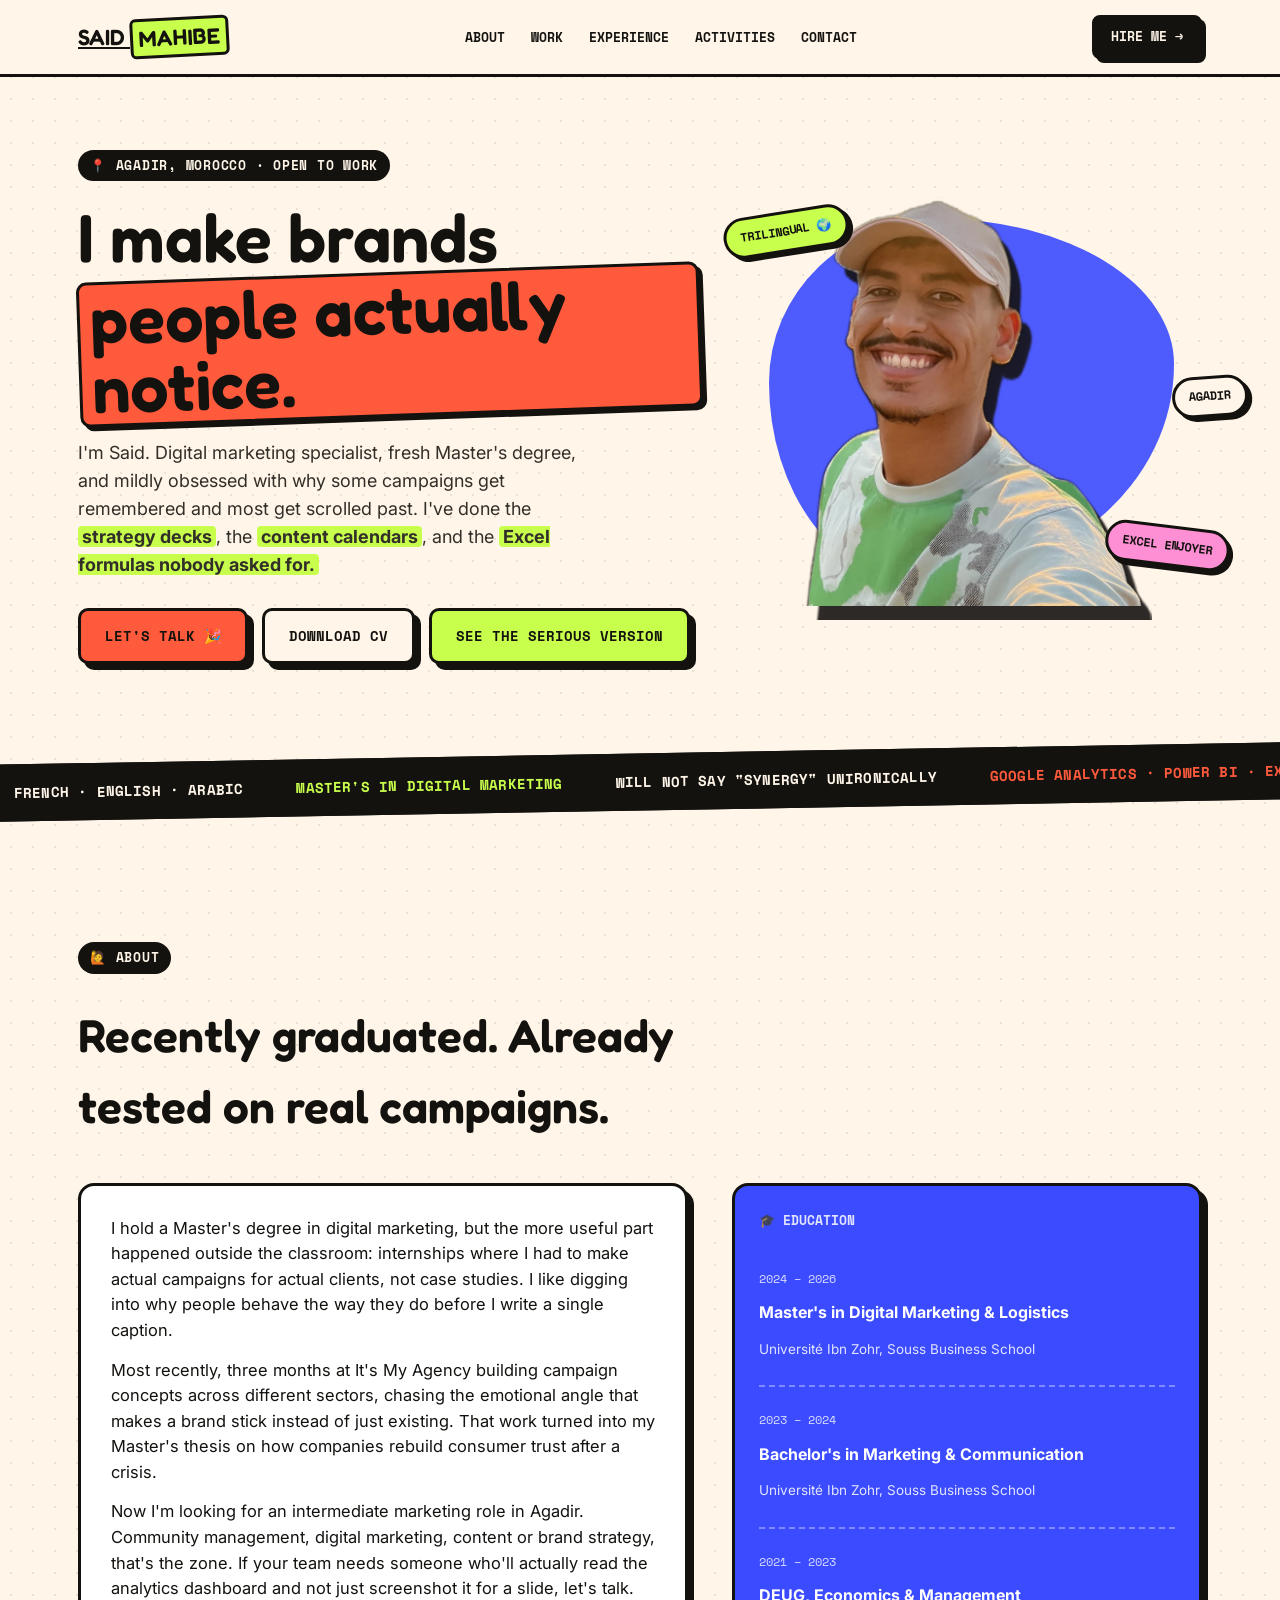
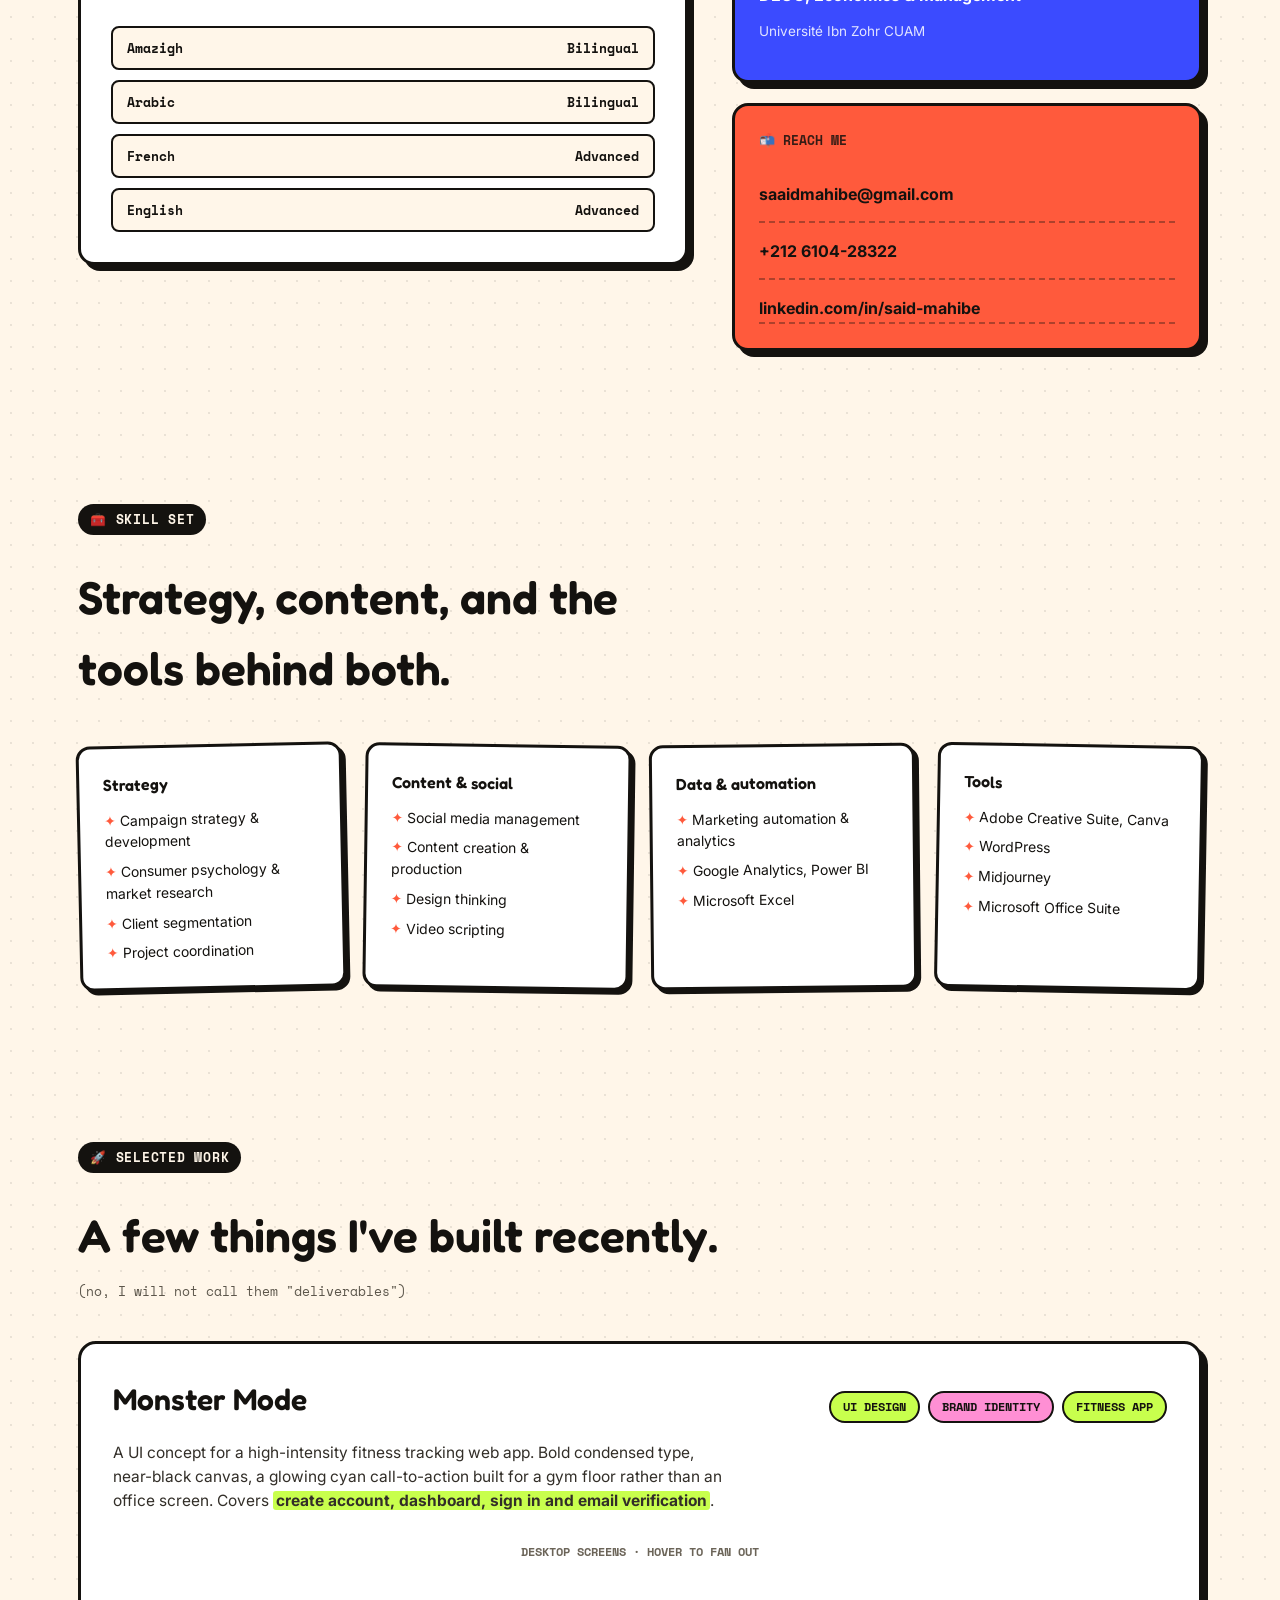
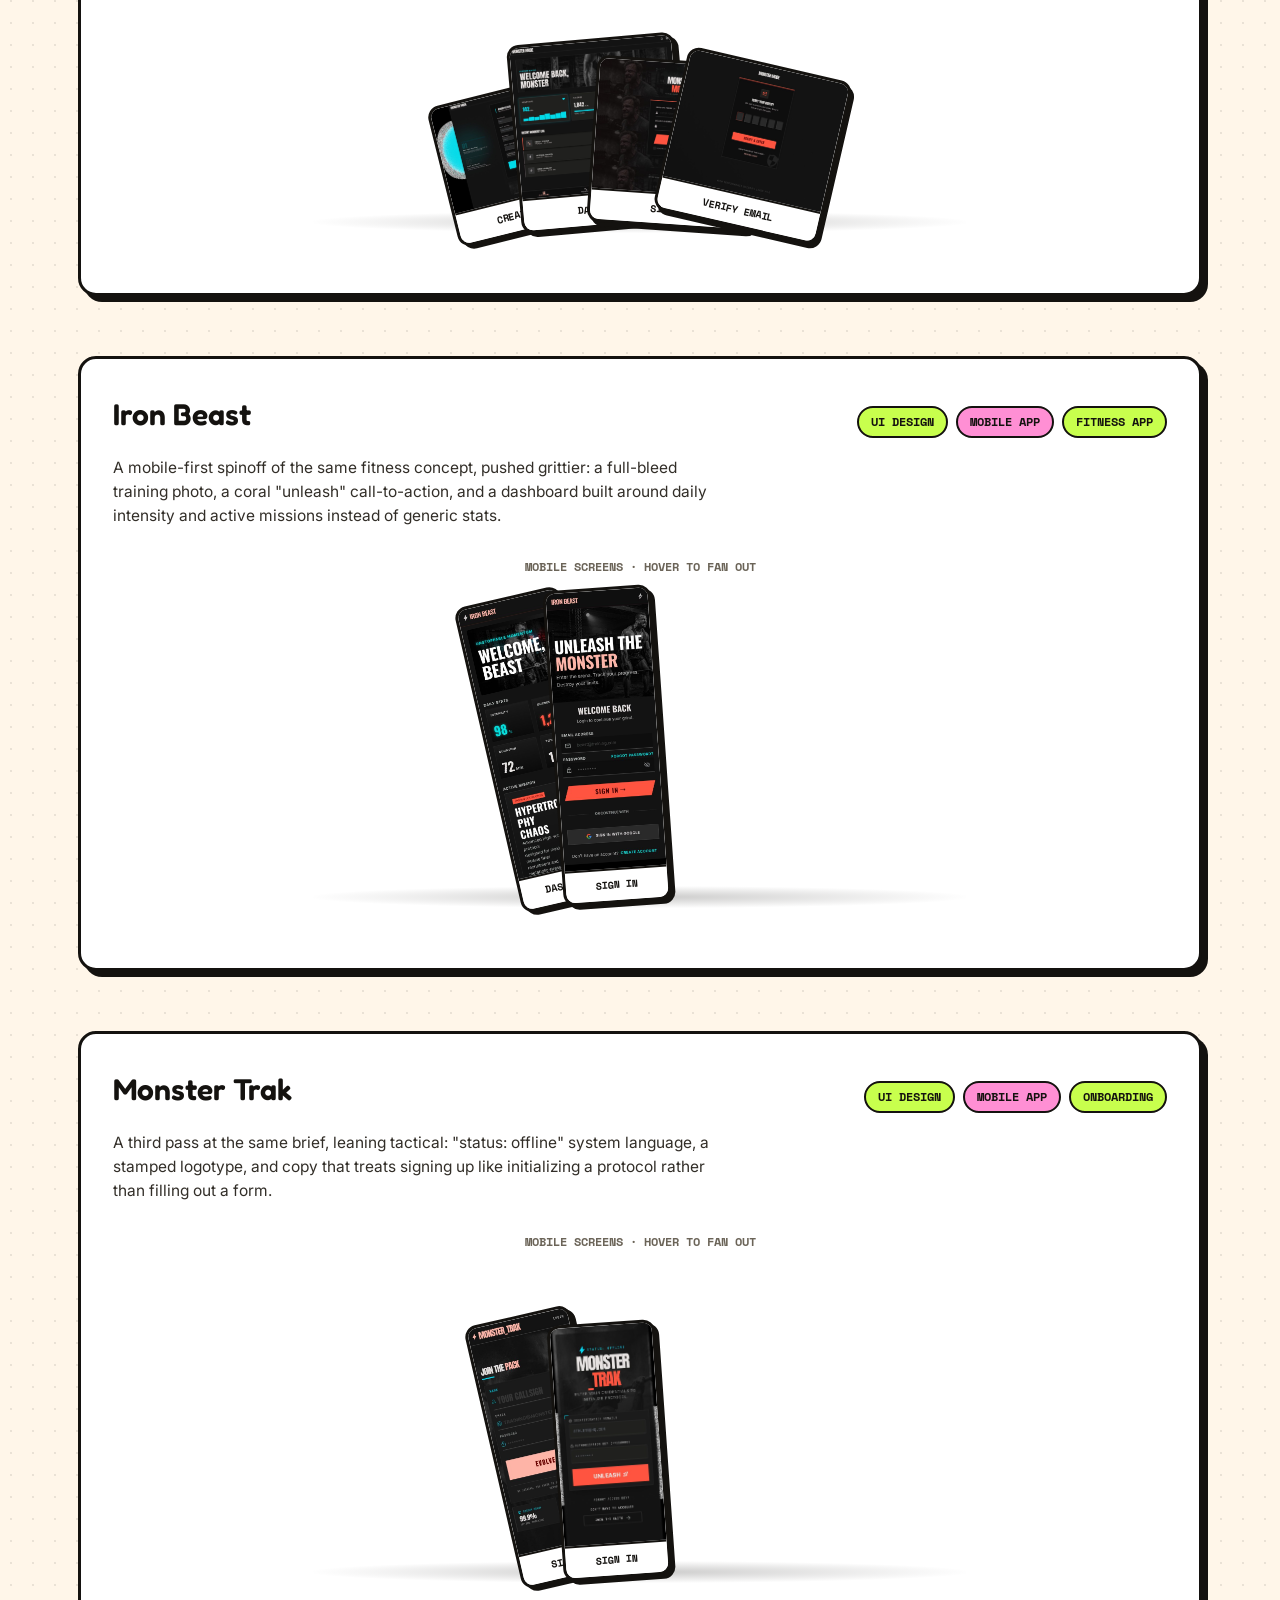
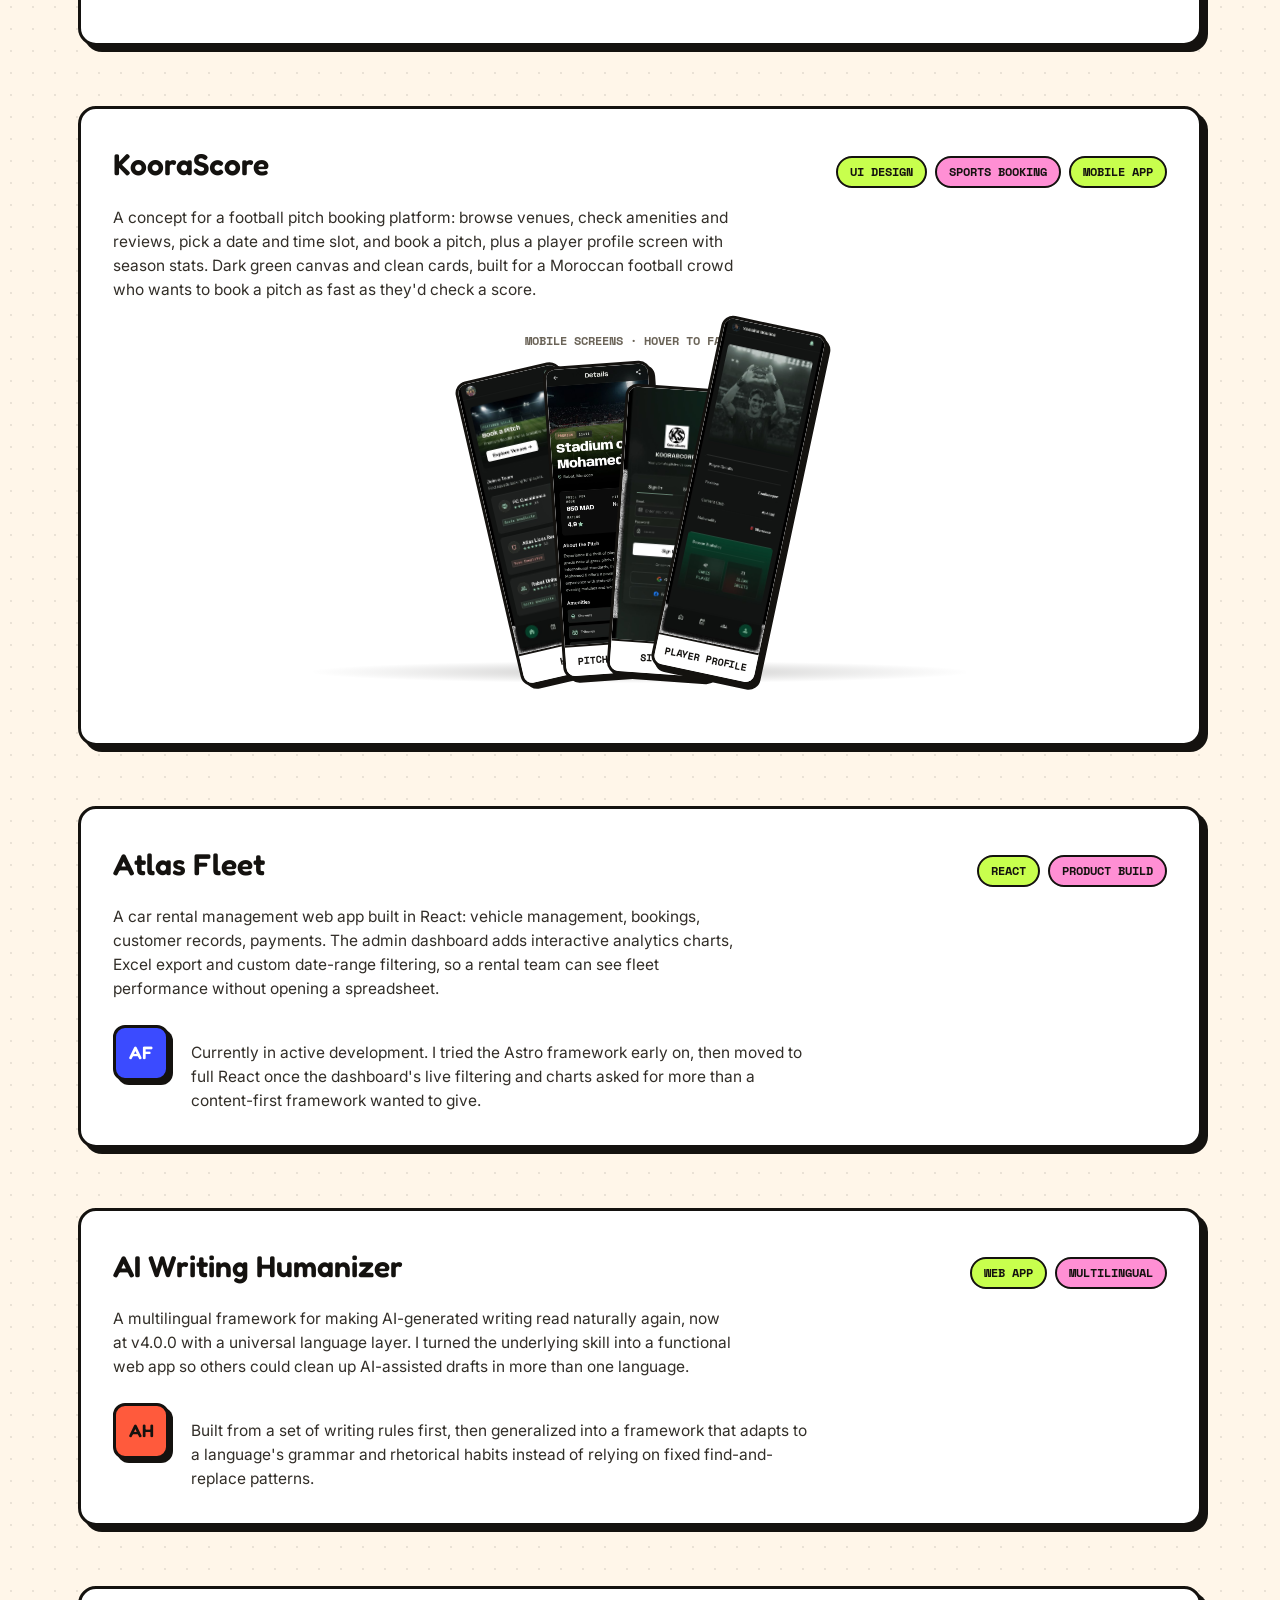
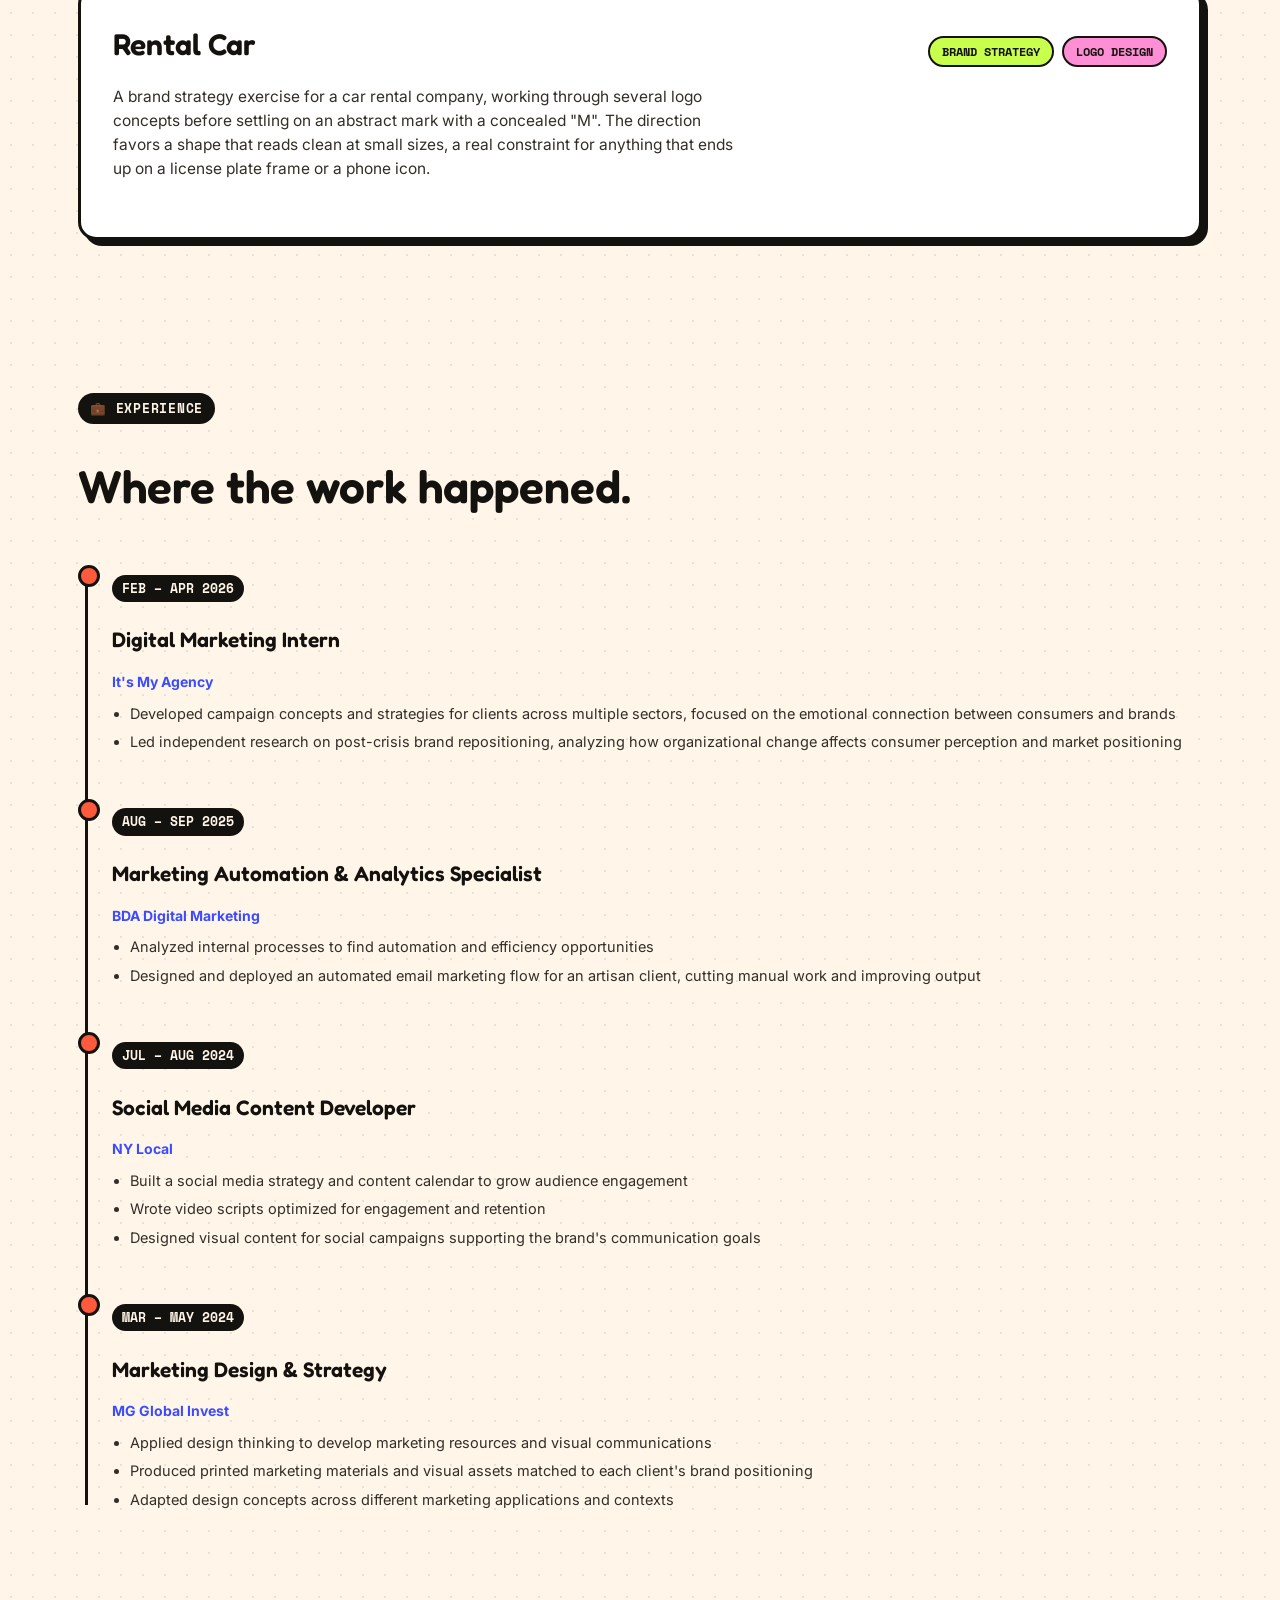
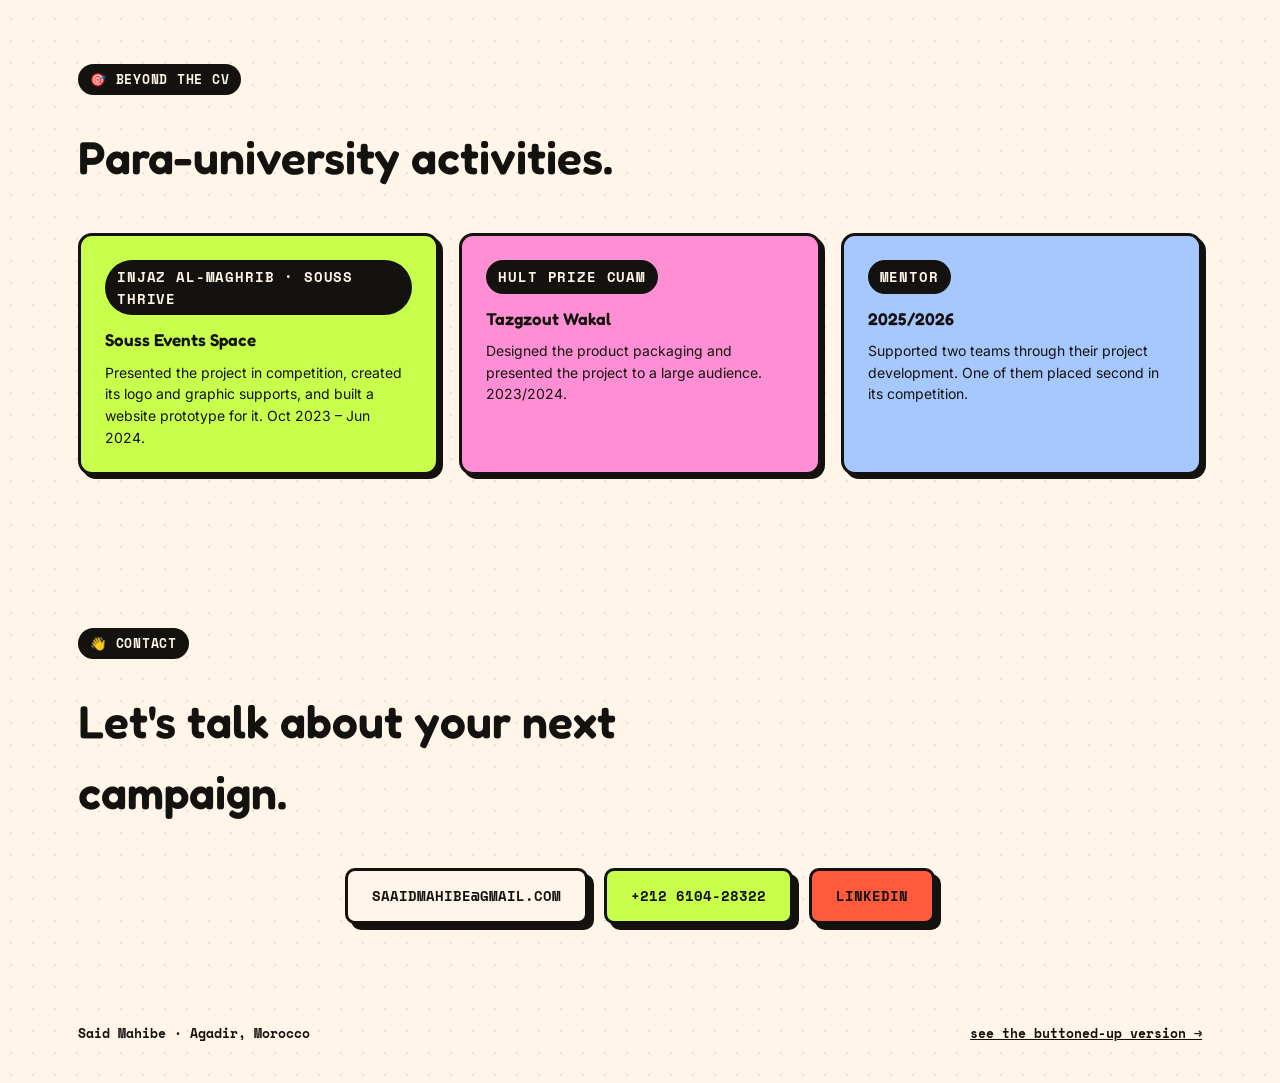
<file: index.html>
<!doctype html>
<html lang="en">
<head>
<meta charset="UTF-8" />
<meta name="viewport" content="width=device-width, initial-scale=1.0" />
<title>Said Mahibe — Marketer. Probably overthinking your CTA button.</title>
<meta name="description" content="Said Mahibe, digital marketing specialist in Agadir. Campaigns, content, brand strategy, and a portfolio that refused to be boring." />
<link rel="preconnect" href="https://fonts.googleapis.com">
<link href="https://fonts.googleapis.com/css2?family=Fredoka:wght@500;600;700&family=Inter:wght@400;500;600;700&family=Space+Mono:wght@400;700&display=swap" rel="stylesheet">
<link rel="stylesheet" href="fun.css" />
</head>
<body>

<canvas id="confetti-canvas"></canvas>

<nav class="nav">
  <div class="wrap">
    <a href="#top" class="nav-mark">SAID <span>MAHIBE</span></a>
    <ul class="nav-links">
      <li><a href="#about">About</a></li>
      <li><a href="#work">Work</a></li>
      <li><a href="#experience">Experience</a></li>
      <li><a href="#activities">Activities</a></li>
      <li><a href="#contact">Contact</a></li>
    </ul>
    <a class="nav-cta" href="mailto:saaidmahibe@gmail.com">Hire me →</a>
    <button class="nav-toggle" id="navToggle" aria-label="Toggle menu" aria-expanded="false">☰</button>
  </div>
  <ul class="nav-links-mobile" id="navMobile">
    <li><a href="#about">About</a></li>
    <li><a href="#work">Work</a></li>
    <li><a href="#experience">Experience</a></li>
    <li><a href="#activities">Activities</a></li>
    <li><a href="#contact">Contact</a></li>
    <li><a href="classic.html">See the buttoned-up version →</a></li>
  </ul>
</nav>

<header class="hero" id="top">
  <div class="wrap">
    <div class="hero-copy">
      <p class="eyebrow">📍 Agadir, Morocco · open to work</p>
      <h1>I make brands<br><span class="hl">people actually notice.</span></h1>
      <p class="hero-sub">I'm Said. Digital marketing specialist, fresh Master's degree, and mildly obsessed with why some campaigns get remembered and most get scrolled past. I've done the <strong>strategy decks</strong>, the <strong>content calendars</strong>, and the <strong>Excel formulas nobody asked for.</strong></p>
      <div class="hero-actions">
        <a class="btn btn-coral" href="mailto:saaidmahibe@gmail.com" id="confettiBtn">Let's talk 🎉</a>
        <a class="btn btn-white" href="assets/CV said mahibe.pdf" target="_blank" rel="noopener">Download CV</a>
        <a class="btn btn-lime" href="classic.html">See the serious version</a>
      </div>
    </div>
    <div class="hero-photo">
      <div class="blob"></div>
      <img class="cutout" src="assets/photo/said-cutout.webp" alt="Said Mahibe smiling" />
      <span class="sticker s1">trilingual 🌍</span>
      <span class="sticker s2">excel enjoyer</span>
      <span class="sticker s3">Agadir</span>
    </div>
  </div>
</header>

<div class="ticker" aria-hidden="true">
  <div class="ticker-track" id="tickerTrack">
    <span class="ticker-item">FRENCH · ENGLISH · ARABIC</span>
    <span class="ticker-item accent">MASTER'S IN DIGITAL MARKETING</span>
    <span class="ticker-item">WILL NOT SAY "SYNERGY" UNIRONICALLY</span>
    <span class="ticker-item accent2">GOOGLE ANALYTICS · POWER BI · EXCEL</span>
    <span class="ticker-item">ADOBE · CANVA · WORDPRESS · MIDJOURNEY</span>
    <span class="ticker-item accent">OPEN TO COMMUNITY MANAGER ROLES</span>
  </div>
</div>

<main>

  <section id="about">
    <div class="wrap">
      <div class="section-head">
        <p class="eyebrow">🙋 about</p>
        <h2>Recently graduated. Already tested on real campaigns.</h2>
      </div>
      <div class="about-grid">
        <div class="about-card">
          <p>I hold a Master's degree in digital marketing, but the more useful part happened outside the classroom: internships where I had to make actual campaigns for actual clients, not case studies. I like digging into why people behave the way they do before I write a single caption.</p>
          <p>Most recently, three months at It's My Agency building campaign concepts across different sectors, chasing the emotional angle that makes a brand stick instead of just existing. That work turned into my Master's thesis on how companies rebuild consumer trust after a crisis.</p>
          <p>Now I'm looking for an intermediate marketing role in Agadir. Community management, digital marketing, content or brand strategy, that's the zone. If your team needs someone who'll actually read the analytics dashboard and not just screenshot it for a slide, let's talk.</p>
          <ul class="lang-list">
            <li><span>Amazigh</span><span>Bilingual</span></li>
            <li><span>Arabic</span><span>Bilingual</span></li>
            <li><span>French</span><span>Advanced</span></li>
            <li><span>English</span><span>Advanced</span></li>
          </ul>
        </div>
        <div class="side-stack">
          <div class="info-card">
            <h3>🎓 Education</h3>
            <div class="edu-item">
              <p class="edu-year">2024 – 2026</p>
              <p class="edu-degree">Master's in Digital Marketing &amp; Logistics</p>
              <p class="edu-school">Université Ibn Zohr, Souss Business School</p>
            </div>
            <div class="edu-item">
              <p class="edu-year">2023 – 2024</p>
              <p class="edu-degree">Bachelor's in Marketing &amp; Communication</p>
              <p class="edu-school">Université Ibn Zohr, Souss Business School</p>
            </div>
            <div class="edu-item">
              <p class="edu-year">2021 – 2023</p>
              <p class="edu-degree">DEUG, Economics &amp; Management</p>
              <p class="edu-school">Université Ibn Zohr CUAM</p>
            </div>
          </div>
          <div class="info-card alt">
            <h3>📬 Reach me</h3>
            <div class="edu-item">
              <p class="edu-degree">saaidmahibe@gmail.com</p>
            </div>
            <div class="edu-item">
              <p class="edu-degree">+212 6104-28322</p>
            </div>
            <div class="edu-item">
              <p class="edu-degree">linkedin.com/in/said-mahibe</p>
            </div>
          </div>
        </div>
      </div>
    </div>
  </section>

  <section id="skills">
    <div class="wrap">
      <div class="section-head">
        <p class="eyebrow">🧰 skill set</p>
        <h2>Strategy, content, and the tools behind both.</h2>
      </div>
      <div class="skills-grid">
        <div class="skill-card">
          <h3>Strategy</h3>
          <ul>
            <li>Campaign strategy &amp; development</li>
            <li>Consumer psychology &amp; market research</li>
            <li>Client segmentation</li>
            <li>Project coordination</li>
          </ul>
        </div>
        <div class="skill-card">
          <h3>Content &amp; social</h3>
          <ul>
            <li>Social media management</li>
            <li>Content creation &amp; production</li>
            <li>Design thinking</li>
            <li>Video scripting</li>
          </ul>
        </div>
        <div class="skill-card">
          <h3>Data &amp; automation</h3>
          <ul>
            <li>Marketing automation &amp; analytics</li>
            <li>Google Analytics, Power BI</li>
            <li>Microsoft Excel</li>
          </ul>
        </div>
        <div class="skill-card">
          <h3>Tools</h3>
          <ul>
            <li>Adobe Creative Suite, Canva</li>
            <li>WordPress</li>
            <li>Midjourney</li>
            <li>Microsoft Office Suite</li>
          </ul>
        </div>
      </div>
    </div>
  </section>

  <section id="work">
    <div class="wrap">
      <div class="section-head">
        <p class="eyebrow">🚀 selected work</p>
        <h2>A few things I've built recently.</h2>
        <p class="tag-note">(no, I will not call them "deliverables")</p>
      </div>

      <div class="project">
        <div class="project-head">
          <h3 class="project-title">Monster Mode</h3>
          <div class="project-tags">
            <span class="tag">UI Design</span>
            <span class="tag alt">Brand Identity</span>
            <span class="tag">Fitness App</span>
          </div>
        </div>
        <p class="project-desc">A UI concept for a high-intensity fitness tracking web app. Bold condensed type, near-black canvas, a glowing cyan call-to-action built for a gym floor rather than an office screen. Covers <strong>create account, dashboard, sign in and email verification</strong>.</p>
        <div class="fan-group">
          <p class="fan-label">Desktop screens · hover to fan out</p>
          <div class="card-fan">
            <div class="card-fan-item">
              <img src="assets/projects/monster-mode-create-account.jpg" alt="Monster Mode create account screen with a two-column form and cyan call-to-action button" loading="lazy" />
              <figcaption>Create account</figcaption>
            </div>
            <div class="card-fan-item">
              <img src="assets/projects/monster-mode-dashboard.jpg" alt="Monster Mode dashboard with heart rate, calories and workout log widgets" loading="lazy" />
              <figcaption>Dashboard</figcaption>
            </div>
            <div class="card-fan-item">
              <img src="assets/projects/monster-mode-sign-in.jpg" alt="Monster Mode sign in screen with a repeated portrait background and coral button" loading="lazy" />
              <figcaption>Sign in</figcaption>
            </div>
            <div class="card-fan-item">
              <img src="assets/projects/monster-mode-verify-email.jpg" alt="Monster Mode email verification screen with a six digit code input" loading="lazy" />
              <figcaption>Verify email</figcaption>
            </div>
          </div>
        </div>
      </div>

      <div class="project">
        <div class="project-head">
          <h3 class="project-title">Iron Beast</h3>
          <div class="project-tags">
            <span class="tag">UI Design</span>
            <span class="tag alt">Mobile App</span>
            <span class="tag">Fitness App</span>
          </div>
        </div>
        <p class="project-desc">A mobile-first spinoff of the same fitness concept, pushed grittier: a full-bleed training photo, a coral "unleash" call-to-action, and a dashboard built around daily intensity and active missions instead of generic stats.</p>
        <div class="fan-group">
          <p class="fan-label">Mobile screens · hover to fan out</p>
          <div class="card-fan mobile">
            <div class="card-fan-item">
              <img src="assets/projects/iron-beast-dashboard.jpg" alt="Iron Beast mobile dashboard with daily stats and an active mission card" loading="lazy" />
              <figcaption>Dashboard</figcaption>
            </div>
            <div class="card-fan-item">
              <img src="assets/projects/iron-beast-sign-in.jpg" alt="Iron Beast mobile sign in screen with a hero image and sign in with Google option" loading="lazy" />
              <figcaption>Sign in</figcaption>
            </div>
          </div>
        </div>
      </div>

      <div class="project">
        <div class="project-head">
          <h3 class="project-title">Monster Trak</h3>
          <div class="project-tags">
            <span class="tag">UI Design</span>
            <span class="tag alt">Mobile App</span>
            <span class="tag">Onboarding</span>
          </div>
        </div>
        <p class="project-desc">A third pass at the same brief, leaning tactical: "status: offline" system language, a stamped logotype, and copy that treats signing up like initializing a protocol rather than filling out a form.</p>
        <div class="fan-group">
          <p class="fan-label">Mobile screens · hover to fan out</p>
          <div class="card-fan mobile">
            <div class="card-fan-item">
              <img src="assets/projects/monster-trak-sign-up.jpg" alt="Monster Trak mobile sign up screen titled Join the Pack" loading="lazy" />
              <figcaption>Sign up</figcaption>
            </div>
            <div class="card-fan-item">
              <img src="assets/projects/monster-trak-sign-in.jpg" alt="Monster Trak mobile sign in screen with a status offline label" loading="lazy" />
              <figcaption>Sign in</figcaption>
            </div>
          </div>
        </div>
      </div>

      <div class="project">
        <div class="project-head">
          <h3 class="project-title">KooraScore</h3>
          <div class="project-tags">
            <span class="tag">UI Design</span>
            <span class="tag alt">Sports Booking</span>
            <span class="tag">Mobile App</span>
          </div>
        </div>
        <p class="project-desc">A concept for a football pitch booking platform: browse venues, check amenities and reviews, pick a date and time slot, and book a pitch, plus a player profile screen with season stats. Dark green canvas and clean cards, built for a Moroccan football crowd who wants to book a pitch as fast as they'd check a score.</p>
        <div class="fan-group">
          <p class="fan-label">Mobile screens · hover to fan out</p>
          <div class="card-fan mobile">
            <div class="card-fan-item">
              <img src="assets/projects/koorascore-home.jpg" alt="KooraScore home screen with a featured venue banner and a list of teams to join" loading="lazy" />
              <figcaption>Home</figcaption>
            </div>
            <div class="card-fan-item">
              <img src="assets/projects/koorascore-pitch-details.jpg" alt="KooraScore pitch details screen with amenities, time slots and player reviews" loading="lazy" />
              <figcaption>Pitch details</figcaption>
            </div>
            <div class="card-fan-item">
              <img src="assets/projects/koorascore-sign-in.jpg" alt="KooraScore sign in screen with email, password and social login options" loading="lazy" />
              <figcaption>Sign in</figcaption>
            </div>
            <div class="card-fan-item">
              <img src="assets/projects/koorascore-profile.jpg" alt="KooraScore player profile screen for Yassine Bounou with season statistics" loading="lazy" />
              <figcaption>Player profile</figcaption>
            </div>
          </div>
        </div>
      </div>

      <div class="project">
        <div class="project-head">
          <h3 class="project-title">Atlas Fleet</h3>
          <div class="project-tags">
            <span class="tag">React</span>
            <span class="tag alt">Product Build</span>
          </div>
        </div>
        <p class="project-desc">A car rental management web app built in React: vehicle management, bookings, customer records, payments. The admin dashboard adds interactive analytics charts, Excel export and custom date-range filtering, so a rental team can see fleet performance without opening a spreadsheet.</p>
        <div class="project-simple">
          <div class="glyph" style="background: var(--cobalt); color: white;">AF</div>
          <div>
            <p class="project-desc" style="margin-bottom: 0;">Currently in active development. I tried the Astro framework early on, then moved to full React once the dashboard's live filtering and charts asked for more than a content-first framework wanted to give.</p>
          </div>
        </div>
      </div>

      <div class="project">
        <div class="project-head">
          <h3 class="project-title">AI Writing Humanizer</h3>
          <div class="project-tags">
            <span class="tag">Web App</span>
            <span class="tag alt">Multilingual</span>
          </div>
        </div>
        <p class="project-desc">A multilingual framework for making AI-generated writing read naturally again, now at v4.0.0 with a universal language layer. I turned the underlying skill into a functional web app so others could clean up AI-assisted drafts in more than one language.</p>
        <div class="project-simple">
          <div class="glyph" style="background: var(--coral); color: var(--ink);">AH</div>
          <div>
            <p class="project-desc" style="margin-bottom: 0;">Built from a set of writing rules first, then generalized into a framework that adapts to a language's grammar and rhetorical habits instead of relying on fixed find-and-replace patterns.</p>
          </div>
        </div>
      </div>

      <div class="project">
        <div class="project-head">
          <h3 class="project-title">Rental Car</h3>
          <div class="project-tags">
            <span class="tag">Brand Strategy</span>
            <span class="tag alt">Logo Design</span>
          </div>
        </div>
        <p class="project-desc">A brand strategy exercise for a car rental company, working through several logo concepts before settling on an abstract mark with a concealed "M". The direction favors a shape that reads clean at small sizes, a real constraint for anything that ends up on a license plate frame or a phone icon.</p>
      </div>

    </div>
  </section>

  <section id="experience">
    <div class="wrap">
      <div class="section-head">
        <p class="eyebrow">💼 experience</p>
        <h2>Where the work happened.</h2>
      </div>
      <div class="timeline">

        <div class="timeline-item">
          <p class="timeline-date">FEB – APR 2026</p>
          <h3 class="timeline-role">Digital Marketing Intern</h3>
          <p class="timeline-org">It's My Agency</p>
          <ul>
            <li>Developed campaign concepts and strategies for clients across multiple sectors, focused on the emotional connection between consumers and brands</li>
            <li>Led independent research on post-crisis brand repositioning, analyzing how organizational change affects consumer perception and market positioning</li>
          </ul>
        </div>

        <div class="timeline-item">
          <p class="timeline-date">AUG – SEP 2025</p>
          <h3 class="timeline-role">Marketing Automation &amp; Analytics Specialist</h3>
          <p class="timeline-org">BDA Digital Marketing</p>
          <ul>
            <li>Analyzed internal processes to find automation and efficiency opportunities</li>
            <li>Designed and deployed an automated email marketing flow for an artisan client, cutting manual work and improving output</li>
          </ul>
        </div>

        <div class="timeline-item">
          <p class="timeline-date">JUL – AUG 2024</p>
          <h3 class="timeline-role">Social Media Content Developer</h3>
          <p class="timeline-org">NY Local</p>
          <ul>
            <li>Built a social media strategy and content calendar to grow audience engagement</li>
            <li>Wrote video scripts optimized for engagement and retention</li>
            <li>Designed visual content for social campaigns supporting the brand's communication goals</li>
          </ul>
        </div>

        <div class="timeline-item">
          <p class="timeline-date">MAR – MAY 2024</p>
          <h3 class="timeline-role">Marketing Design &amp; Strategy</h3>
          <p class="timeline-org">MG Global Invest</p>
          <ul>
            <li>Applied design thinking to develop marketing resources and visual communications</li>
            <li>Produced printed marketing materials and visual assets matched to each client's brand positioning</li>
            <li>Adapted design concepts across different marketing applications and contexts</li>
          </ul>
        </div>

      </div>
    </div>
  </section>

  <section id="activities">
    <div class="wrap">
      <div class="section-head">
        <p class="eyebrow">🎯 beyond the CV</p>
        <h2>Para-university activities.</h2>
      </div>
      <div class="activity-grid">
        <div class="activity-card">
          <p class="eyebrow">INJAZ Al-Maghrib · Souss Thrive</p>
          <h3>Souss Events Space</h3>
          <p>Presented the project in competition, created its logo and graphic supports, and built a website prototype for it. Oct 2023 – Jun 2024.</p>
        </div>
        <div class="activity-card">
          <p class="eyebrow">Hult Prize CUAM</p>
          <h3>Tazgzout Wakal</h3>
          <p>Designed the product packaging and presented the project to a large audience. 2023/2024.</p>
        </div>
        <div class="activity-card">
          <p class="eyebrow">Mentor</p>
          <h3>2025/2026</h3>
          <p>Supported two teams through their project development. One of them placed second in its competition.</p>
        </div>
      </div>
    </div>
  </section>

  <section id="contact">
    <div class="wrap">
      <div class="section-head">
        <p class="eyebrow">👋 contact</p>
        <h2>Let's talk about your next campaign.</h2>
      </div>
      <div class="contact-links">
        <a class="btn btn-white" href="mailto:saaidmahibe@gmail.com">saaidmahibe@gmail.com</a>
        <a class="btn btn-lime" href="tel:+212610428322">+212 6104-28322</a>
        <a class="btn btn-coral" href="https://linkedin.com/in/said-mahibe" target="_blank" rel="noopener">LinkedIn</a>
      </div>
    </div>
  </section>

</main>

<footer>
  <div class="wrap" style="display:flex; justify-content:space-between; flex-wrap:wrap; gap:10px; width:100%;">
    <span>Said Mahibe · Agadir, Morocco</span>
    <span><a href="classic.html">see the buttoned-up version →</a></span>
  </div>
</footer>

<script src="fun.js"></script>
</body>
</html>
</file>
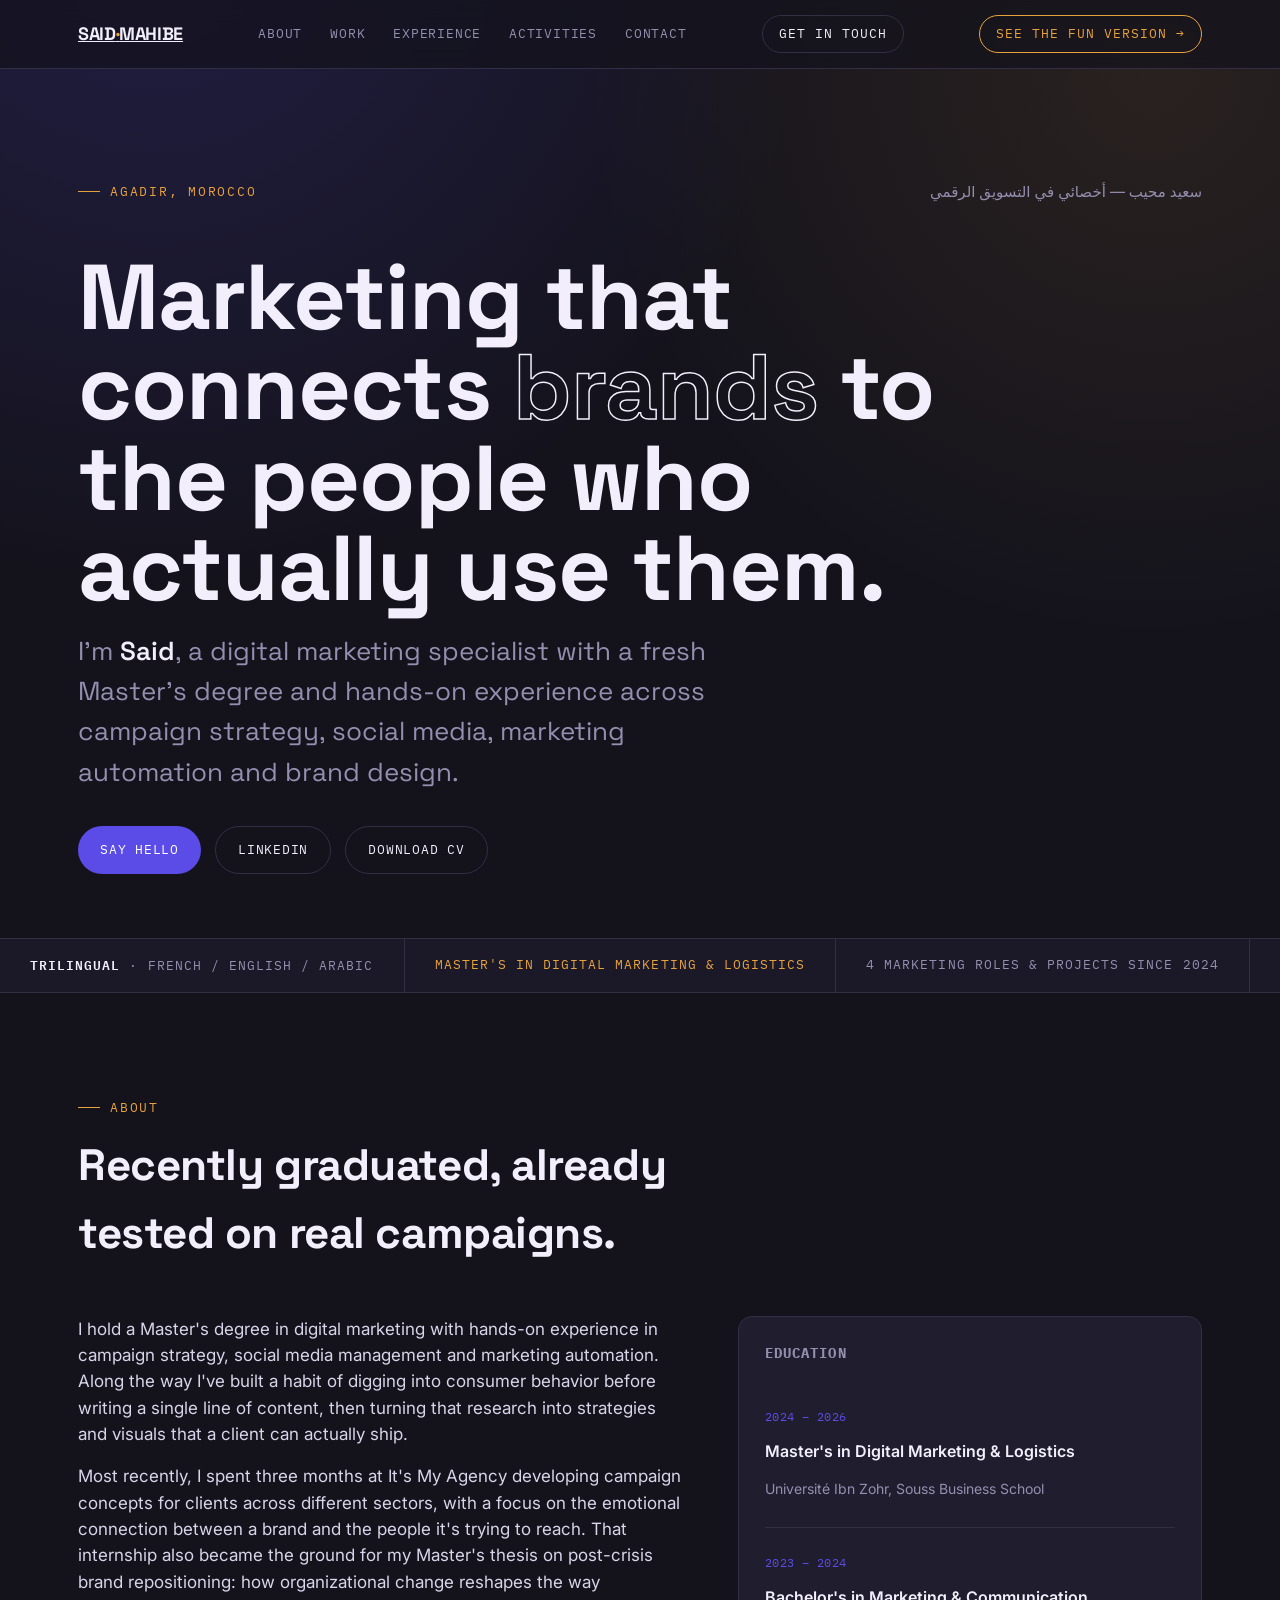
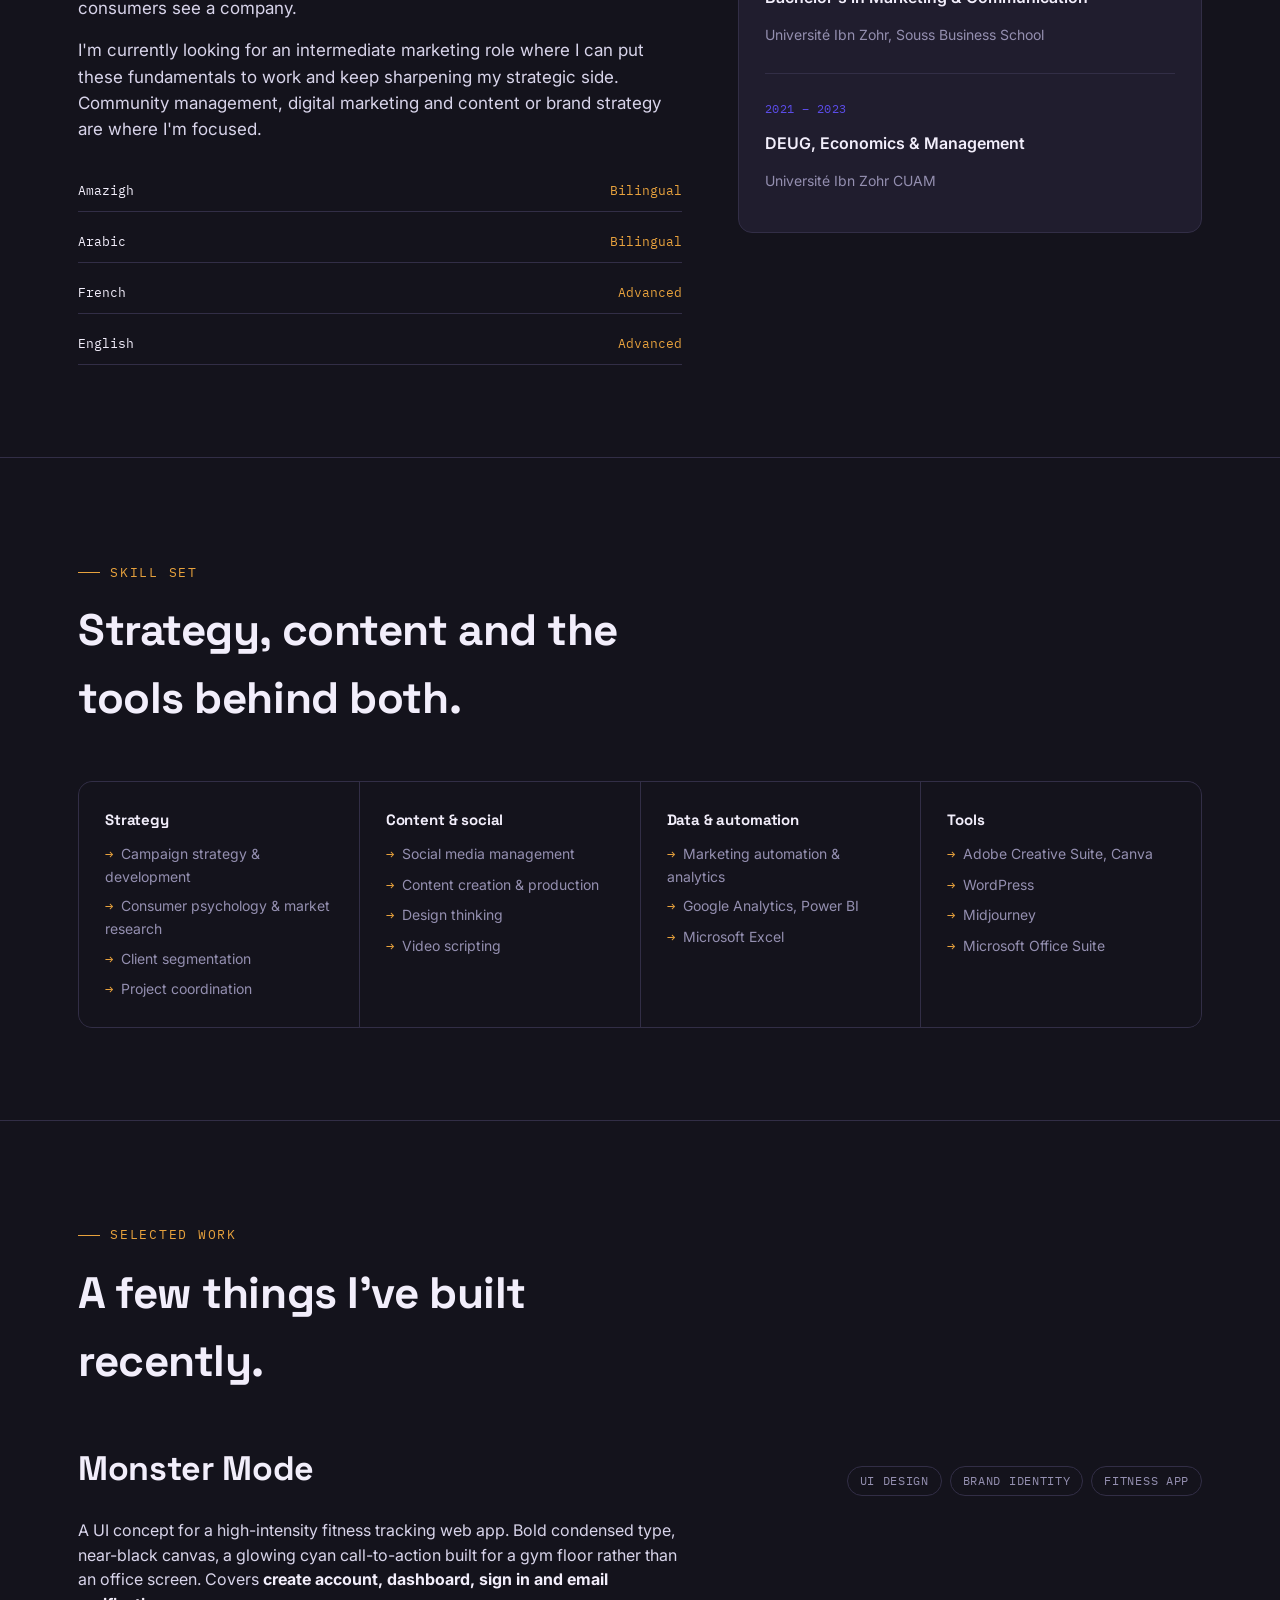
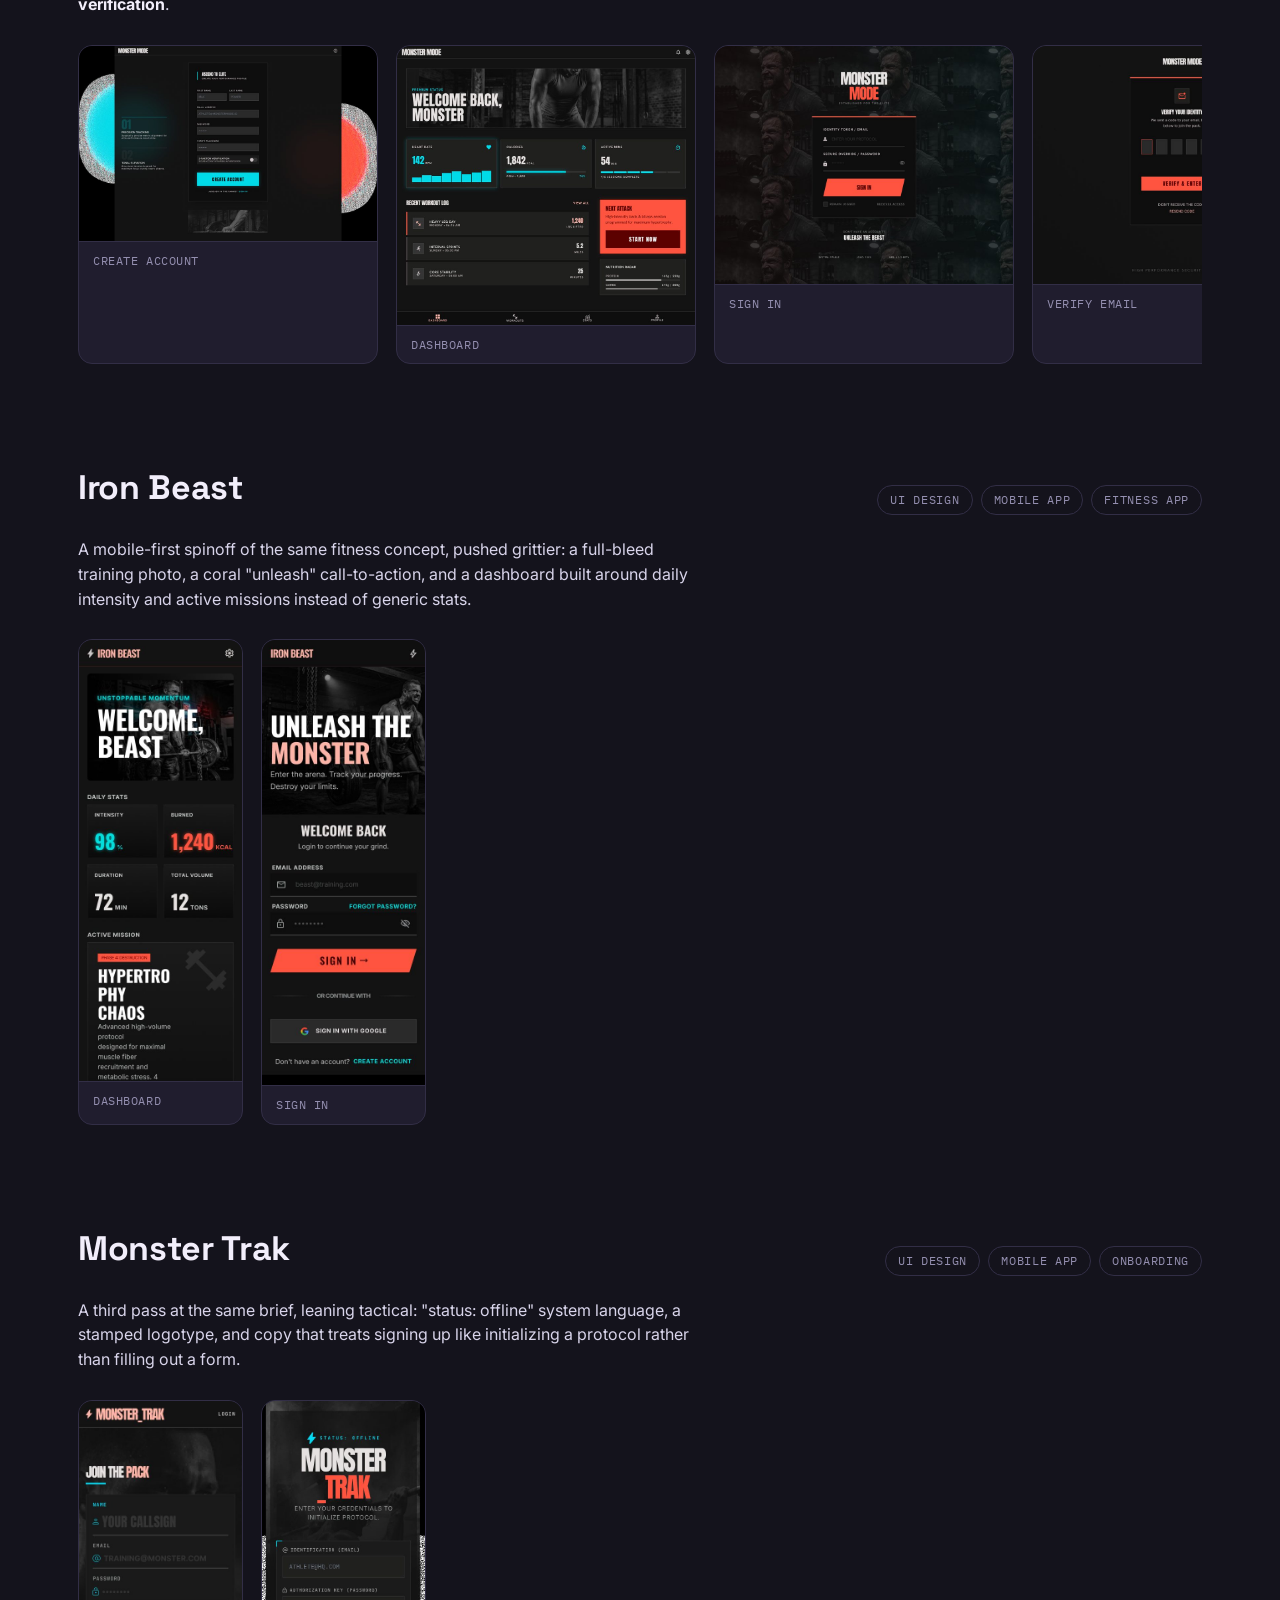
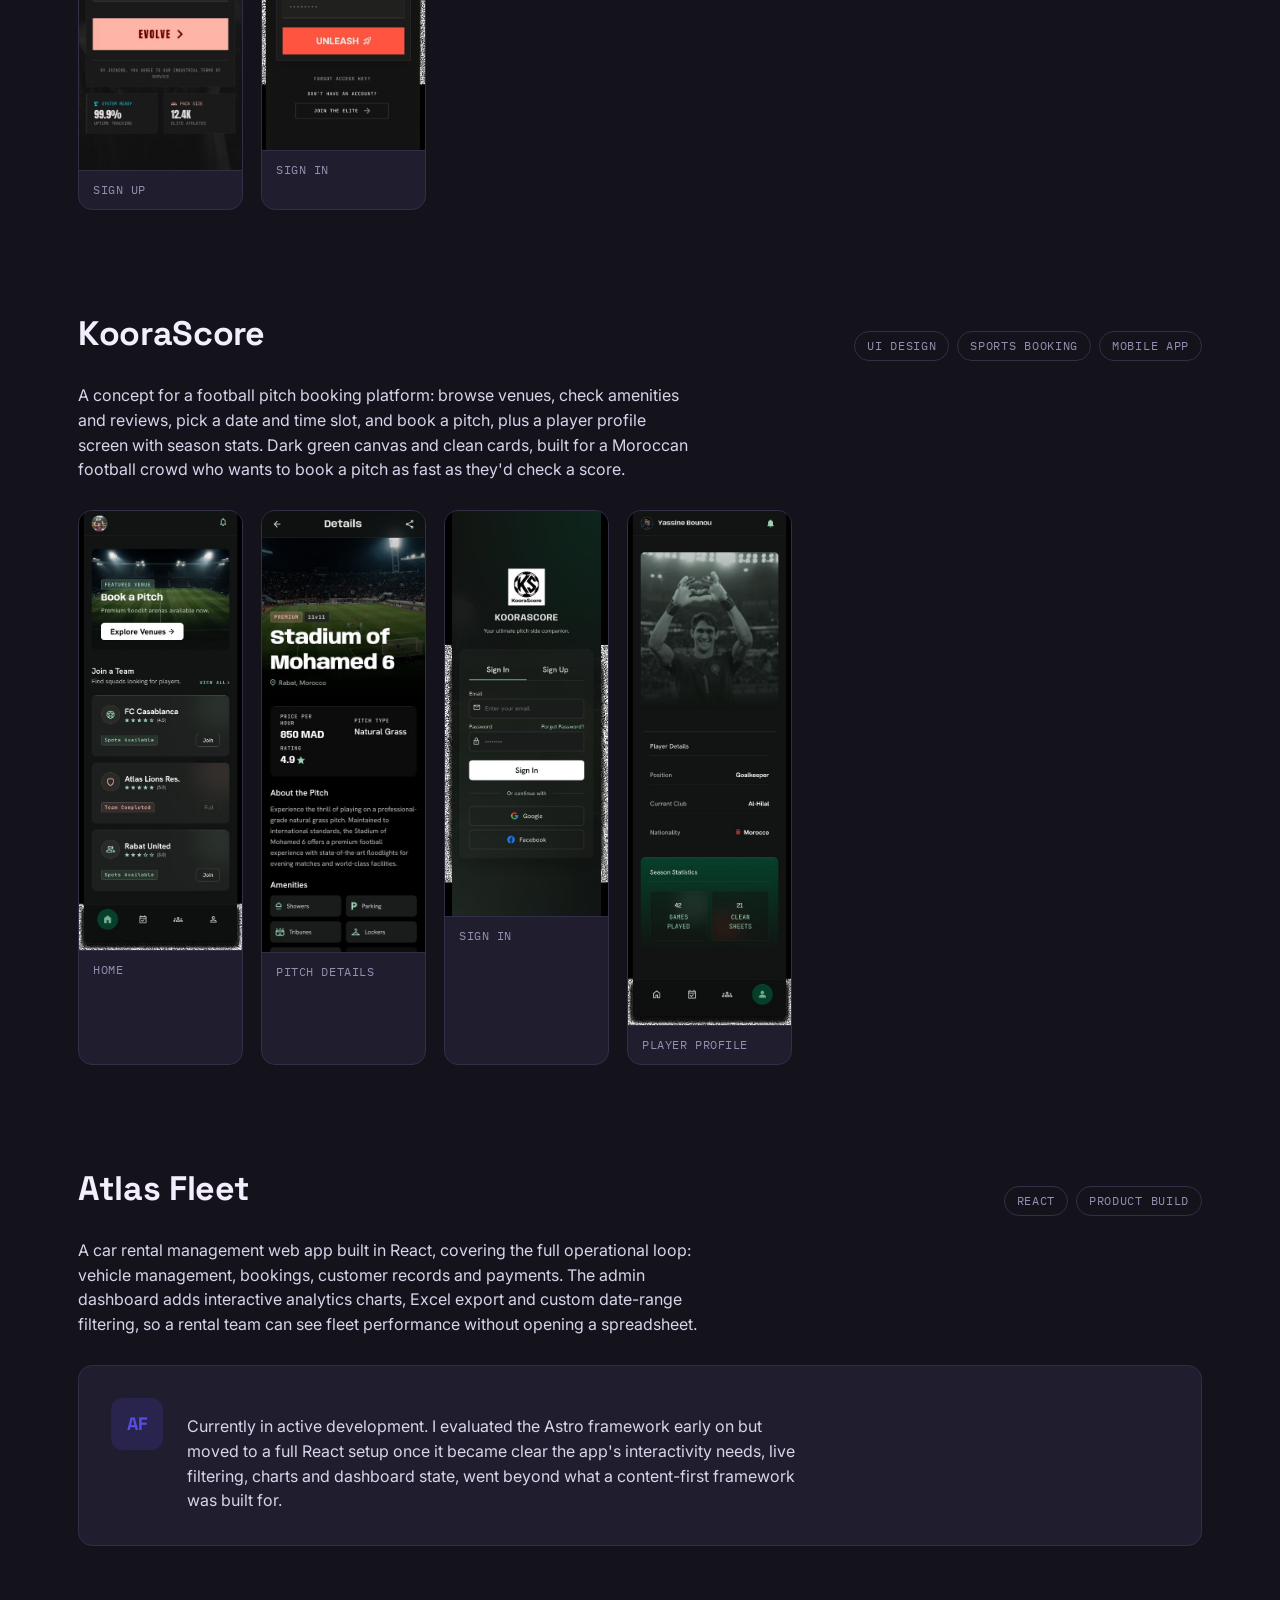
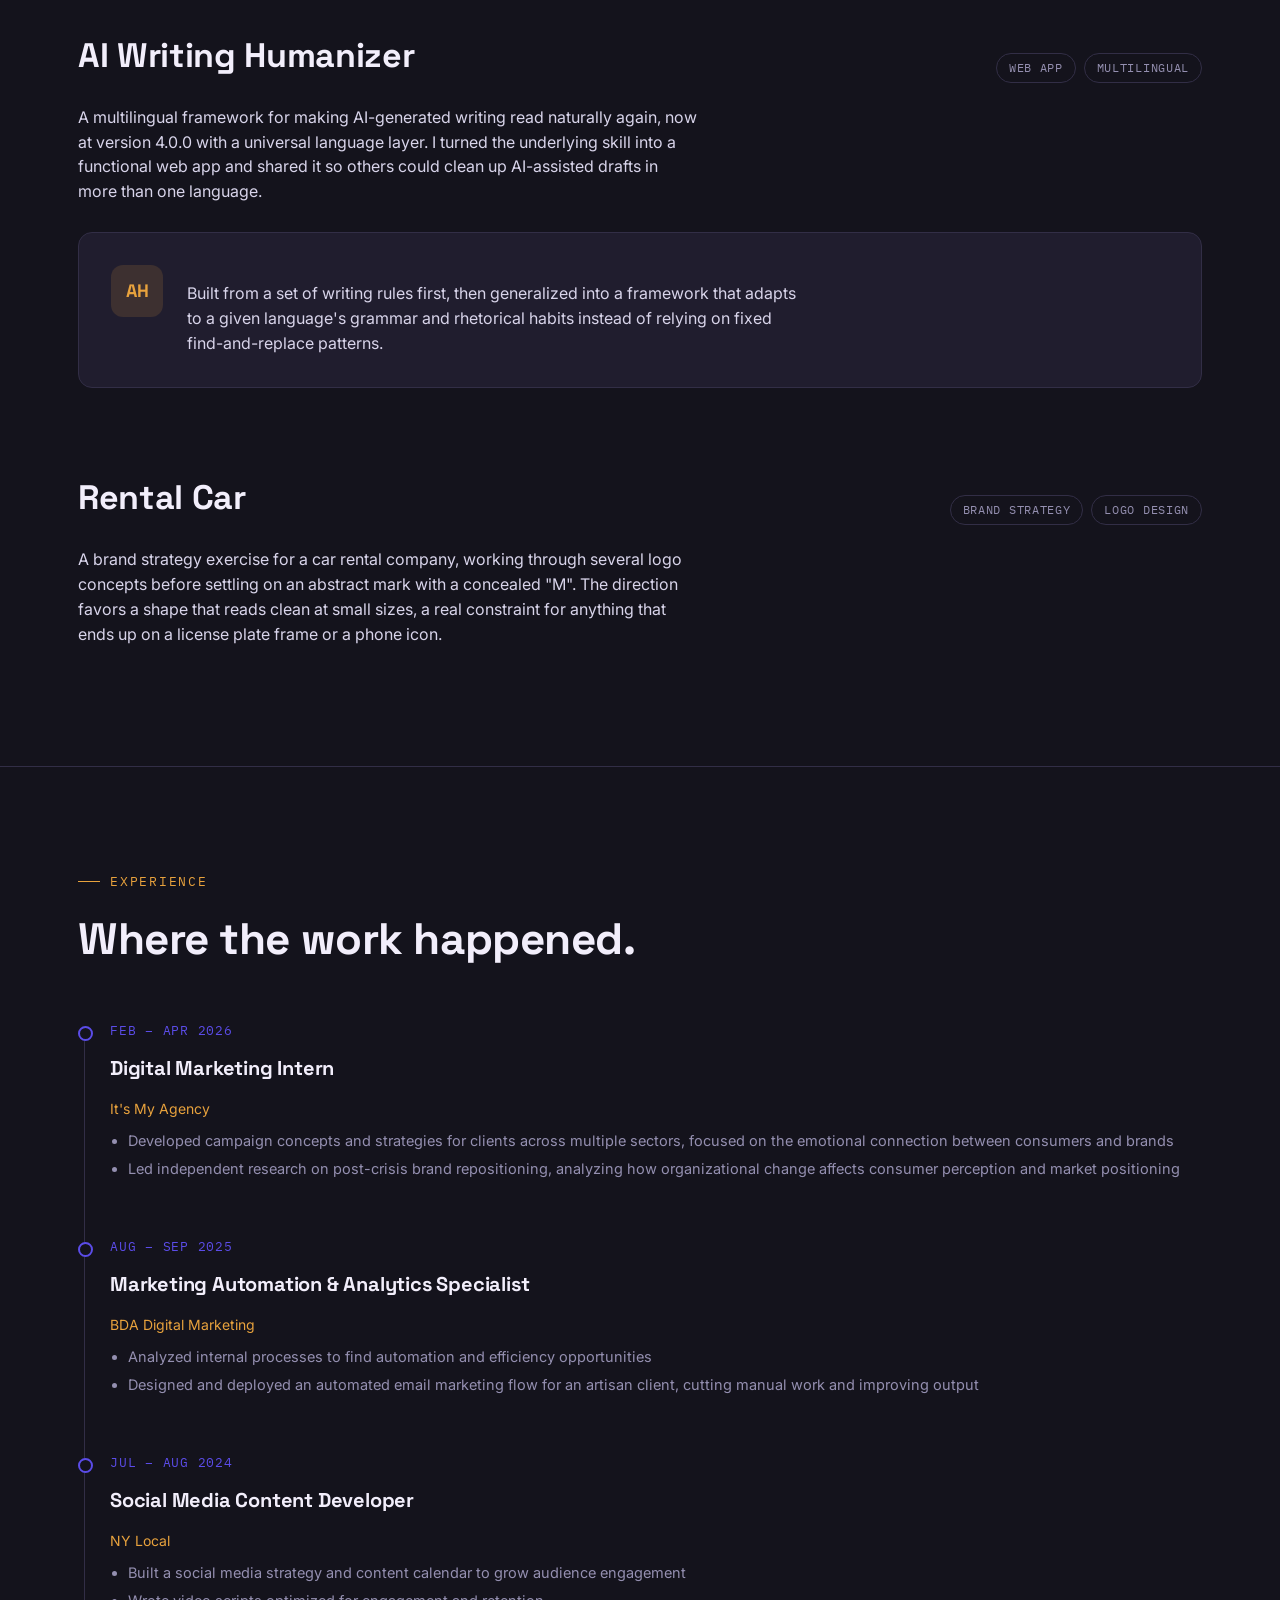
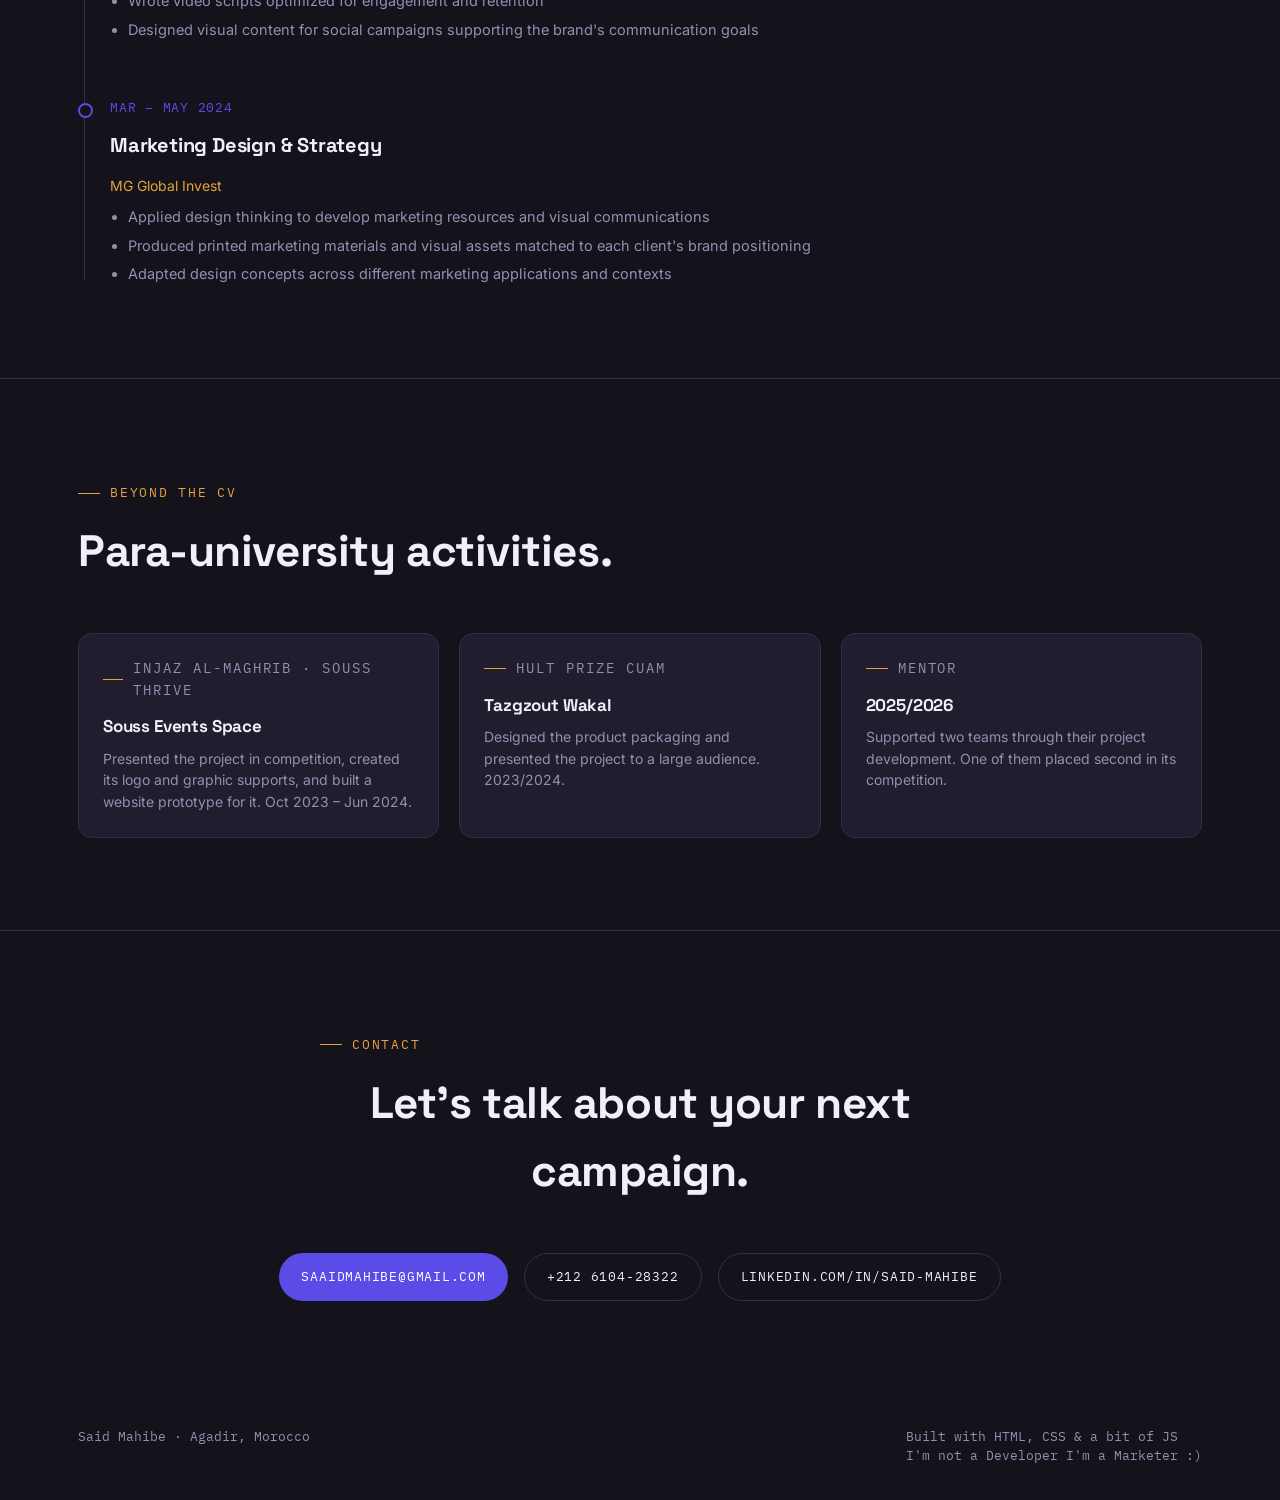
<file: classic.html>
<!doctype html>
<html lang="en">
<head>
<meta charset="UTF-8" />
<meta name="viewport" content="width=device-width, initial-scale=1.0" />
<title>Said Mahibe — Digital Marketing Specialist</title>
<meta name="description" content="Portfolio of Said Mahibe, digital marketing specialist based in Agadir, Morocco. Campaign strategy, social media, branding and UI design work." />
<link rel="preconnect" href="https://fonts.googleapis.com">
<link href="https://fonts.googleapis.com/css2?family=Space+Grotesk:wght@500;700&family=Inter:wght@400;500;600&family=IBM+Plex+Mono:wght@400;500&display=swap" rel="stylesheet">
<link rel="stylesheet" href="style.css" />
</head>
<body>

<nav class="nav">
  <div class="wrap">
    <a href="#top" class="nav-mark">SAID<span>·</span>MAHIBE</a>
    <ul class="nav-links">
      <li><a href="#about">About</a></li>
      <li><a href="#work">Work</a></li>
      <li><a href="#experience">Experience</a></li>
      <li><a href="#activities">Activities</a></li>
      <li><a href="#contact">Contact</a></li>
    </ul>
    <a class="nav-cta" href="mailto:saaidmahibe@gmail.com">Get in touch</a>
    <a class="nav-cta" href="index.html" style="border-color: var(--ochre); color: var(--ochre);">See the fun version →</a>
    <button class="nav-toggle" id="navToggle" aria-label="Toggle menu" aria-expanded="false">☰</button>
  </div>
  <ul class="nav-links-mobile" id="navMobile">
    <li><a href="#about">About</a></li>
    <li><a href="#work">Work</a></li>
    <li><a href="#experience">Experience</a></li>
    <li><a href="#activities">Activities</a></li>
    <li><a href="#contact">Contact</a></li>
    <li><a href="index.html">See the fun version →</a></li>
  </ul>
</nav>

<header class="hero" id="top">
  <div class="wrap">
    <div class="hero-eyebrow-row">
      <p class="eyebrow">Agadir, Morocco</p>
      <p class="hero-arabic">سعيد محيب — أخصائي في التسويق الرقمي</p>
    </div>
    <h1>Marketing that connects <em>brands</em> to the people who actually use them.</h1>
    <p class="hero-role">I'm <strong>Said</strong>, a digital marketing specialist with a fresh Master's degree and hands-on experience across campaign strategy, social media, marketing automation and brand design.</p>
    <div class="hero-actions">
      <a class="btn btn-primary" href="mailto:saaidmahibe@gmail.com">Say hello</a>
      <a class="btn btn-ghost" href="https://linkedin.com/in/said-mahibe" target="_blank" rel="noopener">LinkedIn</a>
      <a class="btn btn-ghost" href="assets/CV said mahibe.pdf" target="_blank" rel="noopener">Download CV</a>
    </div>
  </div>
</header>

<div class="ticker" aria-hidden="true">
  <div class="ticker-track" id="tickerTrack">
    <span class="ticker-item"><b>Trilingual</b> · French / English / Arabic</span>
    <span class="ticker-item accent">Master's in Digital Marketing &amp; Logistics</span>
    <span class="ticker-item">4 marketing roles &amp; projects since 2024</span>
    <span class="ticker-item accent">Google Analytics · Power BI · Excel</span>
    <span class="ticker-item">Adobe Creative Suite · Canva · WordPress · Midjourney</span>
    <span class="ticker-item accent">Open to Community Manager &amp; Digital Marketing roles</span>
  </div>
</div>

<main>

  <section id="about">
    <div class="wrap">
      <div class="section-head">
        <p class="eyebrow">About</p>
        <h2>Recently graduated, already tested on real campaigns.</h2>
      </div>
      <div class="about-grid">
        <div class="about-text">
          <p>I hold a Master's degree in digital marketing with hands-on experience in campaign strategy, social media management and marketing automation. Along the way I've built a habit of digging into consumer behavior before writing a single line of content, then turning that research into strategies and visuals that a client can actually ship.</p>
          <p>Most recently, I spent three months at It's My Agency developing campaign concepts for clients across different sectors, with a focus on the emotional connection between a brand and the people it's trying to reach. That internship also became the ground for my Master's thesis on post-crisis brand repositioning: how organizational change reshapes the way consumers see a company.</p>
          <p>I'm currently looking for an intermediate marketing role where I can put these fundamentals to work and keep sharpening my strategic side. Community management, digital marketing and content or brand strategy are where I'm focused.</p>
          <ul class="lang-list">
            <li><span>Amazigh</span><span>Bilingual</span></li>
            <li><span>Arabic</span><span>Bilingual</span></li>
            <li><span>French</span><span>Advanced</span></li>
            <li><span>English</span><span>Advanced</span></li>
          </ul>
        </div>
        <div class="info-card">
          <h3>Education</h3>
          <div class="edu-item">
            <p class="edu-year">2024 – 2026</p>
            <p class="edu-degree">Master's in Digital Marketing &amp; Logistics</p>
            <p class="edu-school">Université Ibn Zohr, Souss Business School</p>
          </div>
          <div class="edu-item">
            <p class="edu-year">2023 – 2024</p>
            <p class="edu-degree">Bachelor's in Marketing &amp; Communication</p>
            <p class="edu-school">Université Ibn Zohr, Souss Business School</p>
          </div>
          <div class="edu-item">
            <p class="edu-year">2021 – 2023</p>
            <p class="edu-degree">DEUG, Economics &amp; Management</p>
            <p class="edu-school">Université Ibn Zohr CUAM</p>
          </div>
        </div>
      </div>
    </div>
  </section>

  <section id="skills">
    <div class="wrap">
      <div class="section-head">
        <p class="eyebrow">Skill set</p>
        <h2>Strategy, content and the tools behind both.</h2>
      </div>
      <div class="skills-grid">
        <div class="skill-card">
          <h3>Strategy</h3>
          <ul>
            <li>Campaign strategy &amp; development</li>
            <li>Consumer psychology &amp; market research</li>
            <li>Client segmentation</li>
            <li>Project coordination</li>
          </ul>
        </div>
        <div class="skill-card">
          <h3>Content &amp; social</h3>
          <ul>
            <li>Social media management</li>
            <li>Content creation &amp; production</li>
            <li>Design thinking</li>
            <li>Video scripting</li>
          </ul>
        </div>
        <div class="skill-card">
          <h3>Data &amp; automation</h3>
          <ul>
            <li>Marketing automation &amp; analytics</li>
            <li>Google Analytics, Power BI</li>
            <li>Microsoft Excel</li>
          </ul>
        </div>
        <div class="skill-card">
          <h3>Tools</h3>
          <ul>
            <li>Adobe Creative Suite, Canva</li>
            <li>WordPress</li>
            <li>Midjourney</li>
            <li>Microsoft Office Suite</li>
          </ul>
        </div>
      </div>
    </div>
  </section>

  <section id="work">
    <div class="wrap">
      <div class="section-head">
        <p class="eyebrow">Selected work</p>
        <h2>A few things I've built recently.</h2>
      </div>

      <div class="project">
        <div class="project-head">
          <h3 class="project-title">Monster Mode</h3>
          <div class="project-tags">
            <span class="tag">UI Design</span>
            <span class="tag">Brand Identity</span>
            <span class="tag">Fitness App</span>
          </div>
        </div>
        <p class="project-desc">A UI concept for a high-intensity fitness tracking web app. Bold condensed type, near-black canvas, a glowing cyan call-to-action built for a gym floor rather than an office screen. Covers <strong>create account, dashboard, sign in and email verification</strong>.</p>
        <div class="gallery">
          <figure class="desktop">
            <img src="assets/projects/monster-mode-create-account.jpg" alt="Monster Mode create account screen with a two-column form and cyan call-to-action button" loading="lazy" />
            <figcaption>Create account</figcaption>
          </figure>
          <figure class="desktop">
            <img src="assets/projects/monster-mode-dashboard.jpg" alt="Monster Mode dashboard with heart rate, calories and workout log widgets" loading="lazy" />
            <figcaption>Dashboard</figcaption>
          </figure>
          <figure class="desktop">
            <img src="assets/projects/monster-mode-sign-in.jpg" alt="Monster Mode sign in screen with a repeated portrait background and coral button" loading="lazy" />
            <figcaption>Sign in</figcaption>
          </figure>
          <figure class="desktop">
            <img src="assets/projects/monster-mode-verify-email.jpg" alt="Monster Mode email verification screen with a six digit code input" loading="lazy" />
            <figcaption>Verify email</figcaption>
          </figure>
        </div>
      </div>

      <div class="project">
        <div class="project-head">
          <h3 class="project-title">Iron Beast</h3>
          <div class="project-tags">
            <span class="tag">UI Design</span>
            <span class="tag">Mobile App</span>
            <span class="tag">Fitness App</span>
          </div>
        </div>
        <p class="project-desc">A mobile-first spinoff of the same fitness concept, pushed grittier: a full-bleed training photo, a coral "unleash" call-to-action, and a dashboard built around daily intensity and active missions instead of generic stats.</p>
        <div class="gallery">
          <figure class="mobile">
            <img src="assets/projects/iron-beast-dashboard.jpg" alt="Iron Beast mobile dashboard with daily stats and an active mission card" loading="lazy" />
            <figcaption>Dashboard</figcaption>
          </figure>
          <figure class="mobile">
            <img src="assets/projects/iron-beast-sign-in.jpg" alt="Iron Beast mobile sign in screen with a hero image and sign in with Google option" loading="lazy" />
            <figcaption>Sign in</figcaption>
          </figure>
        </div>
      </div>

      <div class="project">
        <div class="project-head">
          <h3 class="project-title">Monster Trak</h3>
          <div class="project-tags">
            <span class="tag">UI Design</span>
            <span class="tag">Mobile App</span>
            <span class="tag">Onboarding</span>
          </div>
        </div>
        <p class="project-desc">A third pass at the same brief, leaning tactical: "status: offline" system language, a stamped logotype, and copy that treats signing up like initializing a protocol rather than filling out a form.</p>
        <div class="gallery">
          <figure class="mobile">
            <img src="assets/projects/monster-trak-sign-up.jpg" alt="Monster Trak mobile sign up screen titled Join the Pack" loading="lazy" />
            <figcaption>Sign up</figcaption>
          </figure>
          <figure class="mobile">
            <img src="assets/projects/monster-trak-sign-in.jpg" alt="Monster Trak mobile sign in screen with a status offline label" loading="lazy" />
            <figcaption>Sign in</figcaption>
          </figure>
        </div>
      </div>

      <div class="project">
        <div class="project-head">
          <h3 class="project-title">KooraScore</h3>
          <div class="project-tags">
            <span class="tag">UI Design</span>
            <span class="tag">Sports Booking</span>
            <span class="tag">Mobile App</span>
          </div>
        </div>
        <p class="project-desc">A concept for a football pitch booking platform: browse venues, check amenities and reviews, pick a date and time slot, and book a pitch, plus a player profile screen with season stats. Dark green canvas and clean cards, built for a Moroccan football crowd who wants to book a pitch as fast as they'd check a score.</p>
        <div class="gallery">
          <figure class="mobile">
            <img src="assets/projects/koorascore-home.jpg" alt="KooraScore home screen with a featured venue banner and a list of teams to join" loading="lazy" />
            <figcaption>Home</figcaption>
          </figure>
          <figure class="mobile">
            <img src="assets/projects/koorascore-pitch-details.jpg" alt="KooraScore pitch details screen with amenities, time slots and player reviews" loading="lazy" />
            <figcaption>Pitch details</figcaption>
          </figure>
          <figure class="mobile">
            <img src="assets/projects/koorascore-sign-in.jpg" alt="KooraScore sign in screen with email, password and social login options" loading="lazy" />
            <figcaption>Sign in</figcaption>
          </figure>
          <figure class="mobile">
            <img src="assets/projects/koorascore-profile.jpg" alt="KooraScore player profile screen for Yassine Bounou with season statistics" loading="lazy" />
            <figcaption>Player profile</figcaption>
          </figure>
        </div>
      </div>

      <div class="project">
        <div class="project-head">
          <h3 class="project-title">Atlas Fleet</h3>
          <div class="project-tags">
            <span class="tag">React</span>
            <span class="tag">Product Build</span>
          </div>
        </div>
        <p class="project-desc">A car rental management web app built in React, covering the full operational loop: vehicle management, bookings, customer records and payments. The admin dashboard adds interactive analytics charts, Excel export and custom date-range filtering, so a rental team can see fleet performance without opening a spreadsheet.</p>
        <div class="project-simple">
          <div class="glyph" style="background: var(--blue-soft); color: var(--blue);">AF</div>
          <div>
            <p class="project-desc" style="margin-bottom: 0;">Currently in active development. I evaluated the Astro framework early on but moved to a full React setup once it became clear the app's interactivity needs, live filtering, charts and dashboard state, went beyond what a content-first framework was built for.</p>
          </div>
        </div>
      </div>

      <div class="project">
        <div class="project-head">
          <h3 class="project-title">AI Writing Humanizer</h3>
          <div class="project-tags">
            <span class="tag">Web App</span>
            <span class="tag">Multilingual</span>
          </div>
        </div>
        <p class="project-desc">A multilingual framework for making AI-generated writing read naturally again, now at version 4.0.0 with a universal language layer. I turned the underlying skill into a functional web app and shared it so others could clean up AI-assisted drafts in more than one language.</p>
        <div class="project-simple">
          <div class="glyph" style="background: var(--ochre-soft); color: var(--ochre);">AH</div>
          <div>
            <p class="project-desc" style="margin-bottom: 0;">Built from a set of writing rules first, then generalized into a framework that adapts to a given language's grammar and rhetorical habits instead of relying on fixed find-and-replace patterns.</p>
          </div>
        </div>
      </div>

      <div class="project">
        <div class="project-head">
          <h3 class="project-title">Rental Car</h3>
          <div class="project-tags">
            <span class="tag">Brand Strategy</span>
            <span class="tag">Logo Design</span>
          </div>
        </div>
        <p class="project-desc">A brand strategy exercise for a car rental company, working through several logo concepts before settling on an abstract mark with a concealed "M". The direction favors a shape that reads clean at small sizes, a real constraint for anything that ends up on a license plate frame or a phone icon.</p>
      </div>

    </div>
  </section>

  <section id="experience">
    <div class="wrap">
      <div class="section-head">
        <p class="eyebrow">Experience</p>
        <h2>Where the work happened.</h2>
      </div>
      <div class="timeline">

        <div class="timeline-item">
          <p class="timeline-date">Feb – Apr 2026</p>
          <h3 class="timeline-role">Digital Marketing Intern</h3>
          <p class="timeline-org">It's My Agency</p>
          <ul>
            <li>Developed campaign concepts and strategies for clients across multiple sectors, focused on the emotional connection between consumers and brands</li>
            <li>Led independent research on post-crisis brand repositioning, analyzing how organizational change affects consumer perception and market positioning</li>
          </ul>
        </div>

        <div class="timeline-item">
          <p class="timeline-date">Aug – Sep 2025</p>
          <h3 class="timeline-role">Marketing Automation &amp; Analytics Specialist</h3>
          <p class="timeline-org">BDA Digital Marketing</p>
          <ul>
            <li>Analyzed internal processes to find automation and efficiency opportunities</li>
            <li>Designed and deployed an automated email marketing flow for an artisan client, cutting manual work and improving output</li>
          </ul>
        </div>

        <div class="timeline-item">
          <p class="timeline-date">Jul – Aug 2024</p>
          <h3 class="timeline-role">Social Media Content Developer</h3>
          <p class="timeline-org">NY Local</p>
          <ul>
            <li>Built a social media strategy and content calendar to grow audience engagement</li>
            <li>Wrote video scripts optimized for engagement and retention</li>
            <li>Designed visual content for social campaigns supporting the brand's communication goals</li>
          </ul>
        </div>

        <div class="timeline-item">
          <p class="timeline-date">Mar – May 2024</p>
          <h3 class="timeline-role">Marketing Design &amp; Strategy</h3>
          <p class="timeline-org">MG Global Invest</p>
          <ul>
            <li>Applied design thinking to develop marketing resources and visual communications</li>
            <li>Produced printed marketing materials and visual assets matched to each client's brand positioning</li>
            <li>Adapted design concepts across different marketing applications and contexts</li>
          </ul>
        </div>

      </div>
    </div>
  </section>

  <section id="activities">
    <div class="wrap">
      <div class="section-head">
        <p class="eyebrow">Beyond the CV</p>
        <h2>Para-university activities.</h2>
      </div>
      <div class="activity-grid">
        <div class="activity-card">
          <p class="eyebrow">INJAZ Al-Maghrib · Souss Thrive</p>
          <h3>Souss Events Space</h3>
          <p>Presented the project in competition, created its logo and graphic supports, and built a website prototype for it. Oct 2023 – Jun 2024.</p>
        </div>
        <div class="activity-card">
          <p class="eyebrow">Hult Prize CUAM</p>
          <h3>Tazgzout Wakal</h3>
          <p>Designed the product packaging and presented the project to a large audience. 2023/2024.</p>
        </div>
        <div class="activity-card">
          <p class="eyebrow">Mentor</p>
          <h3>2025/2026</h3>
          <p>Supported two teams through their project development. One of them placed second in its competition.</p>
        </div>
      </div>
    </div>
  </section>

  <section id="contact" class="contact">
    <div class="wrap">
      <div class="section-head">
        <p class="eyebrow">Contact</p>
        <h2>Let's talk about your next campaign.</h2>
      </div>
      <div class="contact-links">
        <a class="btn btn-primary" href="mailto:saaidmahibe@gmail.com">saaidmahibe@gmail.com</a>
        <a class="btn btn-ghost" href="tel:+212610428322">+212 6104-28322</a>
        <a class="btn btn-ghost" href="https://linkedin.com/in/said-mahibe" target="_blank" rel="noopener">linkedin.com/in/said-mahibe</a>
      </div>
    </div>
  </section>

</main>

<footer>
  <div class="wrap" style="display:flex; justify-content:space-between; flex-wrap:wrap; gap:10px; width:100%;">
    <span>Said Mahibe · Agadir, Morocco</span>
    <span>Built with HTML, CSS &amp; a bit of JS <br> I'm not a Developer I'm a Marketer :)</span>
  </div>
</footer>

<script src="script.js"></script>
</body>
</html>
</file>
<file: fun.css>
:root {
  --paper: #fff6e9;
  --ink: #14120f;
  --coral: #ff5a3c;
  --lime: #c8ff4d;
  --cobalt: #3b4bff;
  --pink: #ff8fd4;
  --line: 3px;
  --shadow: 6px 6px 0 var(--ink);
  --shadow-sm: 4px 4px 0 var(--ink);

  --display: "Fredoka", "Space Grotesk", sans-serif;
  --body: "Inter", system-ui, sans-serif;
  --mono: "Space Mono", ui-monospace, monospace;

  --max: 1180px;
}

* { box-sizing: border-box; }

@media (prefers-reduced-motion: reduce) {
  *, *::before, *::after {
    animation-duration: 0.01ms !important;
    animation-iteration-count: 1 !important;
    transition-duration: 0.01ms !important;
    scroll-behavior: auto !important;
  }
}

html { scroll-behavior: smooth; }

body {
  margin: 0;
  background: var(--paper);
  color: var(--ink);
  font-family: var(--body);
  line-height: 1.55;
  -webkit-font-smoothing: antialiased;
  background-image:
    radial-gradient(circle, rgba(20,18,15,0.09) 1.4px, transparent 1.4px);
  background-size: 22px 22px;
  overflow-x: hidden;
}

a { color: inherit; }
::selection { background: var(--ink); color: var(--lime); }
:focus-visible { outline: 3px solid var(--cobalt); outline-offset: 3px; }

.wrap { max-width: var(--max); margin: 0 auto; padding: 0 28px; }

h1, h2, h3 { font-family: var(--display); font-weight: 600; margin: 0; }

.eyebrow {
  font-family: var(--mono);
  text-transform: uppercase;
  letter-spacing: 0.06em;
  font-size: 12.5px;
  font-weight: 700;
  display: inline-flex;
  align-items: center;
  gap: 8px;
  background: var(--ink);
  color: var(--paper);
  padding: 6px 12px;
  border-radius: 100px;
}

/* ---------------- nav ---------------- */

.nav {
  position: sticky;
  top: 0;
  z-index: 40;
  background: var(--paper);
  border-bottom: var(--line) solid var(--ink);
}
.nav .wrap {
  display: flex;
  align-items: center;
  justify-content: space-between;
  height: 74px;
}
.nav-mark {
  font-family: var(--display);
  font-weight: 600;
  font-size: 22px;
}
.nav-mark span {
  background: var(--lime);
  padding: 0 6px;
  border: var(--line) solid var(--ink);
  border-radius: 6px;
  display: inline-block;
  transform: rotate(-3deg);
}
.nav-links {
  display: flex;
  gap: 26px;
  list-style: none;
  margin: 0;
  padding: 0;
  font-family: var(--mono);
  font-size: 13px;
  font-weight: 700;
  text-transform: uppercase;
}
.nav-links a { text-decoration: none; }
.nav-links a:hover { text-decoration: underline wavy var(--coral) 2px; text-underline-offset: 5px; }

.nav-cta {
  font-family: var(--mono);
  font-weight: 700;
  font-size: 12.5px;
  text-transform: uppercase;
  text-decoration: none;
  background: var(--ink);
  color: var(--paper);
  border: var(--line) solid var(--ink);
  padding: 9px 16px;
  border-radius: 8px;
  box-shadow: var(--shadow-sm);
  transition: transform 0.12s ease, box-shadow 0.12s ease;
  white-space: nowrap;
}
.nav-cta:hover { transform: translate(-2px, -2px); box-shadow: 6px 6px 0 var(--ink); }
.nav-cta:active { transform: translate(2px, 2px); box-shadow: 1px 1px 0 var(--ink); }

.nav-toggle {
  display: none;
  background: var(--paper);
  border: var(--line) solid var(--ink);
  border-radius: 8px;
  width: 42px;
  height: 42px;
  font-size: 18px;
}
.nav-links-mobile {
  display: none;
  list-style: none;
  margin: 0;
  padding: 0 28px 18px;
  flex-direction: column;
  gap: 4px;
  font-family: var(--mono);
  font-weight: 700;
  text-transform: uppercase;
  font-size: 14px;
}
.nav-links-mobile.open { display: flex; }
.nav-links-mobile a { text-decoration: none; padding: 10px 0; border-top: 2px solid var(--ink); display: block; }

/* ---------------- hero ---------------- */

.hero {
  padding: 60px 0 40px;
  position: relative;
}
.hero .wrap {
  display: grid;
  grid-template-columns: 1.15fr 0.85fr;
  gap: 40px;
  align-items: center;
}
.hero-copy .eyebrow { margin-bottom: 22px; }
.hero h1 {
  font-size: clamp(40px, 6vw, 68px);
  line-height: 1.02;
}
.hero h1 .hl {
  background: var(--coral);
  padding: 0 10px;
  border: var(--line) solid var(--ink);
  border-radius: 10px;
  display: inline-block;
  transform: rotate(-2deg);
  box-shadow: var(--shadow-sm);
}
.hero-sub {
  font-size: 18px;
  max-width: 46ch;
  margin-top: 22px;
  color: #322e28;
}
.hero-sub strong { background: var(--lime); padding: 0 4px; border-radius: 4px; }

.hero-actions { display: flex; gap: 14px; flex-wrap: wrap; margin-top: 30px; }
.btn {
  font-family: var(--mono);
  font-weight: 700;
  font-size: 14px;
  text-transform: uppercase;
  text-decoration: none;
  padding: 14px 24px;
  border-radius: 10px;
  border: var(--line) solid var(--ink);
  display: inline-flex;
  align-items: center;
  gap: 8px;
  box-shadow: var(--shadow);
  transition: transform 0.12s ease, box-shadow 0.12s ease;
  cursor: pointer;
}
.btn:hover { transform: translate(-3px, -3px); box-shadow: 9px 9px 0 var(--ink); }
.btn:active { transform: translate(3px, 3px); box-shadow: 1px 1px 0 var(--ink); }
.btn-coral { background: var(--coral); color: var(--ink); }
.btn-lime { background: var(--lime); color: var(--ink); }
.btn-white { background: var(--paper); color: var(--ink); }

.hero-photo {
  position: relative;
  display: flex;
  justify-content: center;
}
.hero-photo .blob {
  position: absolute;
  inset: 0;
  margin: auto;
  width: 88%;
  height: 88%;
  background: var(--cobalt);
  border-radius: 42% 58% 63% 37% / 45% 40% 60% 55%;
  z-index: 0;
  animation: blob 9s ease-in-out infinite;
  opacity: 0.9;
}
@keyframes blob {
  0%, 100% { border-radius: 42% 58% 63% 37% / 45% 40% 60% 55%; }
  50% { border-radius: 58% 42% 40% 60% / 55% 62% 38% 45%; }
}
.hero-photo .cutout {
  position: relative;
  z-index: 1;
  width: 82%;
  max-width: 340px;
  filter: drop-shadow(10px 14px 0 rgba(20,18,15,0.9));
  transition: transform 0.3s ease;
}
.hero-photo .cutout:hover { transform: translateY(-6px) rotate(-2deg); }
.sticker {
  position: absolute;
  z-index: 2;
  font-family: var(--mono);
  font-weight: 700;
  font-size: 12px;
  text-transform: uppercase;
  background: var(--paper);
  border: var(--line) solid var(--ink);
  border-radius: 100px;
  padding: 8px 14px;
  box-shadow: var(--shadow-sm);
}
.sticker.s1 { top: 4%; left: -4%; transform: rotate(-9deg); background: var(--lime); }
.sticker.s2 { bottom: 10%; right: -6%; transform: rotate(7deg); background: var(--pink); }
.sticker.s3 { top: 44%; right: -10%; transform: rotate(-4deg); }

/* ---------------- ticker ---------------- */

.ticker {
  border-top: var(--line) solid var(--ink);
  border-bottom: var(--line) solid var(--ink);
  background: var(--ink);
  overflow: hidden;
  transform: rotate(-1deg) scale(1.02);
  margin: 50px 0;
}
.ticker-track { display: flex; width: max-content; animation: scroll 26s linear infinite; }
.ticker:hover .ticker-track { animation-play-state: paused; }
@keyframes scroll { from { transform: translateX(0); } to { transform: translateX(-50%); } }
.ticker-item {
  font-family: var(--mono);
  font-weight: 700;
  font-size: 14px;
  text-transform: uppercase;
  color: var(--paper);
  padding: 14px 26px;
  white-space: nowrap;
}
.ticker-item.accent { color: var(--lime); }
.ticker-item.accent2 { color: var(--coral); }

/* ---------------- sections ---------------- */

section { padding: 70px 0; }
.section-head { margin-bottom: 40px; max-width: 640px; }
.section-head h2 { font-size: clamp(30px, 4vw, 46px); margin-top: 14px; }
.section-head .tag-note {
  font-family: var(--mono);
  font-size: 13px;
  color: #5c564b;
  margin-top: 10px;
}

/* ---------------- about ---------------- */

.about-grid { display: grid; grid-template-columns: 1.3fr 1fr; gap: 44px; align-items: start; }
.about-card {
  background: white;
  border: var(--line) solid var(--ink);
  border-radius: 16px;
  padding: 30px;
  box-shadow: var(--shadow);
}
.about-card p { font-size: 16.5px; margin: 0 0 14px; }
.about-card p:last-child { margin-bottom: 0; }

.lang-list { list-style: none; margin: 24px 0 0; padding: 0; display: grid; gap: 10px; }
.lang-list li {
  display: flex;
  justify-content: space-between;
  font-family: var(--mono);
  font-size: 13px;
  font-weight: 700;
  padding: 10px 14px;
  background: var(--paper);
  border: 2px solid var(--ink);
  border-radius: 8px;
}

.side-stack { display: grid; gap: 20px; }
.info-card {
  background: var(--cobalt);
  color: white;
  border: var(--line) solid var(--ink);
  border-radius: 16px;
  padding: 24px;
  box-shadow: var(--shadow);
}
.info-card.alt { background: var(--coral); color: var(--ink); }
.info-card h3 {
  font-size: 13px;
  font-family: var(--mono);
  text-transform: uppercase;
  margin-bottom: 16px;
  opacity: 0.85;
}
.edu-item { padding: 12px 0; border-bottom: 2px dashed rgba(255,255,255,0.35); }
.info-card.alt .edu-item { border-bottom: 2px dashed rgba(20,18,15,0.35); }
.edu-item:last-child { border-bottom: none; padding-bottom: 0; }
.edu-item:first-child { padding-top: 0; }
.edu-year { font-family: var(--mono); font-size: 12px; opacity: 0.8; }
.edu-degree { font-weight: 700; margin: 4px 0 2px; }
.edu-school { font-size: 13.5px; opacity: 0.85; }

/* ---------------- skills ---------------- */

.skills-grid { display: grid; grid-template-columns: repeat(auto-fit, minmax(240px, 1fr)); gap: 20px; }
.skill-card {
  background: white;
  border: var(--line) solid var(--ink);
  border-radius: 14px;
  padding: 24px;
  box-shadow: var(--shadow-sm);
  transition: transform 0.15s ease, box-shadow 0.15s ease;
}
.skill-card:nth-child(1) { transform: rotate(-1.2deg); }
.skill-card:nth-child(2) { transform: rotate(0.8deg); }
.skill-card:nth-child(3) { transform: rotate(-0.6deg); }
.skill-card:nth-child(4) { transform: rotate(1deg); }
.skill-card:hover { transform: rotate(0deg) translateY(-4px); box-shadow: var(--shadow); }
.skill-card h3 { font-size: 16px; margin-bottom: 12px; }
.skill-card ul { list-style: none; margin: 0; padding: 0; font-size: 14px; display: grid; gap: 8px; }
.skill-card ul li::before { content: "✦ "; color: var(--coral); }

/* ---------------- work / projects ---------------- */

.project {
  margin-bottom: 60px;
  background: white;
  border: var(--line) solid var(--ink);
  border-radius: 18px;
  padding: 32px;
  box-shadow: var(--shadow);
}
.project:last-child { margin-bottom: 0; }
.project-head { display: flex; justify-content: space-between; align-items: flex-end; flex-wrap: wrap; gap: 16px; margin-bottom: 18px; }
.project-title { font-size: clamp(22px, 3vw, 30px); }
.project-tags { display: flex; gap: 8px; flex-wrap: wrap; }
.tag {
  font-family: var(--mono);
  font-size: 11.5px;
  font-weight: 700;
  text-transform: uppercase;
  padding: 5px 12px;
  border-radius: 100px;
  border: 2px solid var(--ink);
  background: var(--lime);
}
.tag.alt { background: var(--pink); }
.project-desc { max-width: 62ch; color: #322e28; margin-bottom: 24px; font-size: 15.5px; }
.project-desc strong { background: var(--lime); padding: 0 3px; border-radius: 3px; }

.gallery { display: flex; gap: 16px; overflow-x: auto; padding: 6px 6px 16px; scroll-snap-type: x proximity; }
.gallery::-webkit-scrollbar { height: 8px; }
.gallery::-webkit-scrollbar-thumb { background: var(--ink); border-radius: 100px; }
.gallery figure {
  margin: 0;
  flex: 0 0 auto;
  scroll-snap-align: start;
  background: var(--paper);
  border: var(--line) solid var(--ink);
  border-radius: 12px;
  overflow: hidden;
  box-shadow: var(--shadow-sm);
  transition: transform 0.15s ease;
}
.gallery figure:hover { transform: translateY(-4px); }
.gallery figure.desktop { width: 280px; }
.gallery figure.mobile { width: 155px; }
.gallery img { display: block; width: 100%; height: auto; }
.gallery figcaption {
  font-family: var(--mono);
  font-size: 11px;
  font-weight: 700;
  text-transform: uppercase;
  padding: 9px 12px;
  border-top: 2px solid var(--ink);
}

/* ---------------- fanned card stack (like a hand of cards on a table) ---------------- */

.fan-group { margin: 30px 0 20px; }
.fan-label {
  font-family: var(--mono);
  font-size: 12px;
  font-weight: 700;
  text-transform: uppercase;
  text-align: center;
  color: #6b6458;
  margin: 0 0 6px;
}
.card-fan {
  position: relative;
  height: 260px;
  margin: 0 auto 34px;
  width: 100%;
  display: flex;
  justify-content: center;
}
.card-fan::after {
  content: "";
  position: absolute;
  bottom: -6px;
  left: 50%;
  transform: translateX(-50%);
  width: 62%;
  height: 22px;
  background: radial-gradient(ellipse, rgba(20,18,15,0.22), transparent 72%);
  z-index: 0;
}
.card-fan-item {
  position: absolute;
  bottom: 0;
  width: 168px;
  background: white;
  border: var(--line) solid var(--ink);
  border-radius: 12px;
  overflow: hidden;
  box-shadow: var(--shadow-sm);
  transition: transform 0.4s cubic-bezier(.22,1,.36,1), box-shadow 0.3s ease;
  transform-origin: bottom center;
  cursor: pointer;
}
.card-fan-item img { display: block; width: 100%; height: auto; }
.card-fan-item figcaption {
  font-family: var(--mono);
  font-size: 10px;
  font-weight: 700;
  text-transform: uppercase;
  text-align: center;
  padding: 7px 6px;
  border-top: 2px solid var(--ink);
  background: white;
}
.card-fan-item:nth-child(1) { transform: translateX(-98px) rotate(-14deg); z-index: 1; }
.card-fan-item:nth-child(2) { transform: translateX(-34px) rotate(-5deg); z-index: 2; }
.card-fan-item:nth-child(3) { transform: translateX(30px) rotate(4deg); z-index: 3; }
.card-fan-item:nth-child(4) { transform: translateX(94px) rotate(13deg); z-index: 4; }

.card-fan:hover .card-fan-item:nth-child(1) { transform: translateX(-196px) translateY(-16px) rotate(-16deg); }
.card-fan:hover .card-fan-item:nth-child(2) { transform: translateX(-66px) translateY(-8px) rotate(-6deg); }
.card-fan:hover .card-fan-item:nth-child(3) { transform: translateX(60px) translateY(-8px) rotate(5deg); }
.card-fan:hover .card-fan-item:nth-child(4) { transform: translateX(190px) translateY(-16px) rotate(15deg); }

.card-fan-item:hover {
  z-index: 10 !important;
  transform: translateY(-30px) scale(1.14) rotate(0deg) !important;
  box-shadow: var(--shadow);
}

.card-fan.mobile { height: 320px; }
.card-fan.mobile .card-fan-item { width: 108px; }
.card-fan.mobile .card-fan-item:nth-child(1) { transform: translateX(-64px) rotate(-13deg); }
.card-fan.mobile .card-fan-item:nth-child(2) { transform: translateX(-22px) rotate(-4deg); }
.card-fan.mobile .card-fan-item:nth-child(3) { transform: translateX(20px) rotate(4deg); }
.card-fan.mobile .card-fan-item:nth-child(4) { transform: translateX(62px) rotate(12deg); }
.card-fan.mobile:hover .card-fan-item:nth-child(1) { transform: translateX(-128px) translateY(-14px) rotate(-15deg); }
.card-fan.mobile:hover .card-fan-item:nth-child(2) { transform: translateX(-42px) translateY(-6px) rotate(-5deg); }
.card-fan.mobile:hover .card-fan-item:nth-child(3) { transform: translateX(38px) translateY(-6px) rotate(4deg); }
.card-fan.mobile:hover .card-fan-item:nth-child(4) { transform: translateX(124px) translateY(-14px) rotate(14deg); }

@media (max-width: 560px) {
  .card-fan { height: 210px; }
  .card-fan.mobile { height: 320px; }
  .card-fan-item { width: 132px; }
  .card-fan-item:nth-child(1) { transform: translateX(-78px) rotate(-13deg); }
  .card-fan-item:nth-child(2) { transform: translateX(-27px) rotate(-5deg); }
  .card-fan-item:nth-child(3) { transform: translateX(24px) rotate(4deg); }
  .card-fan-item:nth-child(4) { transform: translateX(74px) rotate(12deg); }
  .card-fan:hover .card-fan-item:nth-child(1) { transform: translateX(-150px) translateY(-14px) rotate(-16deg); }
  .card-fan:hover .card-fan-item:nth-child(2) { transform: translateX(-52px) translateY(-6px) rotate(-6deg); }
  .card-fan:hover .card-fan-item:nth-child(3) { transform: translateX(46px) translateY(-6px) rotate(5deg); }
  .card-fan:hover .card-fan-item:nth-child(4) { transform: translateX(146px) translateY(-14px) rotate(15deg); }
  .card-fan.mobile .card-fan-item { width: 92px; }
  .card-fan.mobile .card-fan-item:nth-child(1) { transform: translateX(-52px) rotate(-13deg); }
  .card-fan.mobile .card-fan-item:nth-child(2) { transform: translateX(-18px) rotate(-4deg); }
  .card-fan.mobile .card-fan-item:nth-child(3) { transform: translateX(16px) rotate(4deg); }
  .card-fan.mobile .card-fan-item:nth-child(4) { transform: translateX(50px) rotate(12deg); }
}

.project-simple { display: grid; grid-template-columns: auto 1fr; gap: 22px; align-items: start; }
.project-simple .glyph {
  width: 56px;
  height: 56px;
  border-radius: 12px;
  border: var(--line) solid var(--ink);
  display: flex;
  align-items: center;
  justify-content: center;
  font-family: var(--display);
  font-weight: 600;
  font-size: 18px;
  flex-shrink: 0;
  box-shadow: var(--shadow-sm);
}

/* ---------------- experience ---------------- */

.timeline { position: relative; padding-left: 34px; }
.timeline::before { content: ""; position: absolute; left: 7px; top: 6px; bottom: 6px; width: 3px; background: var(--ink); }
.timeline-item { position: relative; padding-bottom: 42px; }
.timeline-item:last-child { padding-bottom: 0; }
.timeline-item::before {
  content: "";
  position: absolute;
  left: -34px;
  top: 3px;
  width: 16px;
  height: 16px;
  border-radius: 50%;
  background: var(--coral);
  border: 3px solid var(--ink);
}
.timeline-date {
  font-family: var(--mono);
  font-size: 12.5px;
  font-weight: 700;
  background: var(--ink);
  color: var(--paper);
  display: inline-block;
  padding: 4px 10px;
  border-radius: 100px;
}
.timeline-role { font-family: var(--display); font-size: 21px; margin: 10px 0 2px; }
.timeline-org { color: var(--cobalt); font-weight: 700; font-size: 14px; margin-bottom: 10px; }
.timeline-item ul { margin: 0; padding-left: 18px; color: #322e28; font-size: 14.5px; display: grid; gap: 6px; }

/* ---------------- activities ---------------- */

.activity-grid { display: grid; grid-template-columns: repeat(auto-fit, minmax(280px, 1fr)); gap: 20px; }
.activity-card {
  background: var(--lime);
  border: var(--line) solid var(--ink);
  border-radius: 14px;
  padding: 24px;
  box-shadow: var(--shadow-sm);
}
.activity-card:nth-child(2) { background: var(--pink); }
.activity-card:nth-child(3) { background: #a6c8ff; }
.activity-card .eyebrow { background: var(--ink); color: var(--paper); margin-bottom: 12px; }
.activity-card h3 { font-size: 17px; margin-bottom: 8px; }
.activity-card p { color: #14120f; font-size: 14px; margin: 0; }

/* ---------------- contact ---------------- */

.contact {
  text-align: center;
  background: var(--ink);
  color: var(--paper);
  border-radius: 24px;
  margin: 0 auto 70px;
  max-width: var(--max);
  padding: 70px 28px;
}
.contact .wrap { padding: 0; }
.contact .section-head { margin-left: auto; margin-right: auto; text-align: center; }
.contact .eyebrow { background: var(--lime); color: var(--ink); }
.contact h2 { color: var(--paper); }
.contact-links { display: flex; justify-content: center; gap: 16px; flex-wrap: wrap; margin-top: 34px; }
.contact .btn-white { box-shadow: 6px 6px 0 var(--coral); }
.contact .btn-white:hover { box-shadow: 9px 9px 0 var(--coral); }

footer {
  padding: 30px 0 40px;
  font-family: var(--mono);
  font-size: 12.5px;
  font-weight: 700;
  display: flex;
  justify-content: space-between;
  flex-wrap: wrap;
  gap: 10px;
}
footer a { text-decoration: underline; }

/* ---------------- confetti canvas ---------------- */
#confetti-canvas {
  position: fixed;
  inset: 0;
  pointer-events: none;
  z-index: 999;
}

/* ---------------- responsive ---------------- */

@media (max-width: 900px) {
  .hero .wrap { grid-template-columns: 1fr; }
  .hero-photo { order: -1; max-width: 320px; margin: 0 auto; }
  .nav-links { display: none; }
  .nav-toggle { display: block; }
  .nav-cta { display: none; }
  .about-grid { grid-template-columns: 1fr; }
  .project-simple { grid-template-columns: 1fr; }
}

@media (max-width: 560px) {
  .hero { padding: 40px 0 20px; }
  section { padding: 54px 0; }
  .wrap { padding: 0 20px; }
  .contact { padding: 50px 20px; border-radius: 18px; }
}
</file>
<file: style.css>
/* ============================================================
   Said Mahibe — Portfolio
   Design tokens: ink background, Majorelle-blue + ochre accents,
   Space Grotesk display / Inter body / IBM Plex Mono utility
   ============================================================ */

:root {
  --ink: #14131c;
  --ink-soft: #1b1928;
  --surface: #201d2e;
  --surface-line: #322e46;
  --paper: #f2eefb;
  --muted: #948fb0;
  --blue: #5b4ce8;
  --blue-soft: rgba(91, 76, 232, 0.16);
  --ochre: #e8a23d;
  --ochre-soft: rgba(232, 162, 61, 0.14);
  --green: #59d9a8;

  --display: "Space Grotesk", "Archivo", sans-serif;
  --body: "Inter", system-ui, sans-serif;
  --mono: "IBM Plex Mono", ui-monospace, monospace;

  --max: 1180px;
  --radius: 14px;
}

* { box-sizing: border-box; }

@media (prefers-reduced-motion: reduce) {
  *, *::before, *::after {
    animation-duration: 0.01ms !important;
    animation-iteration-count: 1 !important;
    transition-duration: 0.01ms !important;
    scroll-behavior: auto !important;
  }
}

html { scroll-behavior: smooth; }

body {
  margin: 0;
  background: var(--ink);
  color: var(--paper);
  font-family: var(--body);
  line-height: 1.55;
  -webkit-font-smoothing: antialiased;
  background-image:
    radial-gradient(circle at 12% -10%, rgba(91,76,232,0.20), transparent 45%),
    radial-gradient(circle at 90% 8%, rgba(232,162,61,0.10), transparent 40%);
  background-attachment: fixed;
}

a { color: inherit; }

::selection { background: var(--blue); color: white; }

:focus-visible {
  outline: 2px solid var(--ochre);
  outline-offset: 3px;
  border-radius: 4px;
}

.wrap {
  max-width: var(--max);
  margin: 0 auto;
  padding: 0 28px;
}

.eyebrow {
  font-family: var(--mono);
  text-transform: uppercase;
  letter-spacing: 0.14em;
  font-size: 12.5px;
  color: var(--ochre);
  display: flex;
  align-items: center;
  gap: 10px;
}
.eyebrow::before {
  content: "";
  width: 22px;
  height: 1px;
  background: var(--ochre);
  display: inline-block;
}

h1, h2, h3 {
  font-family: var(--display);
  font-weight: 700;
  letter-spacing: -0.01em;
  margin: 0;
}

/* ---------------- nav ---------------- */

.nav {
  position: sticky;
  top: 0;
  z-index: 40;
  backdrop-filter: blur(10px);
  background: rgba(20, 19, 28, 0.72);
  border-bottom: 1px solid var(--surface-line);
}
.nav .wrap {
  display: flex;
  align-items: center;
  justify-content: space-between;
  height: 68px;
}
.nav-mark {
  font-family: var(--display);
  font-weight: 700;
  font-size: 18px;
  letter-spacing: -0.02em;
}
.nav-mark span { color: var(--ochre); }
.nav-links {
  display: flex;
  gap: 28px;
  list-style: none;
  margin: 0;
  padding: 0;
  font-family: var(--mono);
  font-size: 13px;
  text-transform: uppercase;
  letter-spacing: 0.06em;
}
.nav-links a {
  text-decoration: none;
  color: var(--muted);
  transition: color 0.2s ease;
}
.nav-links a:hover { color: var(--paper); }
.nav-cta {
  font-family: var(--mono);
  font-size: 12.5px;
  text-transform: uppercase;
  letter-spacing: 0.08em;
  text-decoration: none;
  border: 1px solid var(--surface-line);
  padding: 8px 16px;
  border-radius: 100px;
  color: var(--paper);
  transition: border-color 0.2s ease, background 0.2s ease;
  white-space: nowrap;
}
.nav-cta:hover { border-color: var(--blue); background: var(--blue-soft); }

.nav-toggle {
  display: none;
  background: none;
  border: 1px solid var(--surface-line);
  border-radius: 8px;
  width: 40px;
  height: 40px;
  color: var(--paper);
  font-size: 18px;
}

.nav-links-mobile {
  display: none;
  list-style: none;
  margin: 0;
  padding: 0 28px 18px;
  flex-direction: column;
  gap: 4px;
  font-family: var(--mono);
  font-size: 14px;
  text-transform: uppercase;
  letter-spacing: 0.06em;
}
.nav-links-mobile.open { display: flex; }
.nav-links-mobile a {
  text-decoration: none;
  color: var(--muted);
  padding: 10px 0;
  border-top: 1px solid var(--surface-line);
  display: block;
}
.nav-links-mobile a:hover { color: var(--paper); }

/* ---------------- hero ---------------- */

.hero {
  padding: 96px 0 64px;
  border-bottom: 1px solid var(--surface-line);
}
.hero-eyebrow-row {
  display: flex;
  align-items: center;
  justify-content: space-between;
  flex-wrap: wrap;
  gap: 12px;
  margin-bottom: 34px;
}
.hero-arabic {
  font-family: var(--body);
  font-size: 15px;
  color: var(--muted);
  direction: rtl;
}
.hero h1 {
  font-size: clamp(44px, 8vw, 92px);
  line-height: 0.98;
  max-width: 16ch;
}
.hero h1 em {
  font-style: normal;
  color: transparent;
  -webkit-text-stroke: 1.5px var(--paper);
}
.hero-role {
  font-family: var(--display);
  font-size: clamp(18px, 2.4vw, 26px);
  color: var(--muted);
  margin-top: 18px;
  max-width: 40ch;
}
.hero-role strong { color: var(--paper); font-weight: 600; }

.hero-actions {
  display: flex;
  gap: 14px;
  flex-wrap: wrap;
  margin-top: 34px;
}
.btn {
  font-family: var(--mono);
  font-size: 13px;
  text-transform: uppercase;
  letter-spacing: 0.06em;
  text-decoration: none;
  padding: 13px 22px;
  border-radius: 100px;
  display: inline-flex;
  align-items: center;
  gap: 8px;
  transition: transform 0.18s ease, box-shadow 0.18s ease, background 0.18s ease;
}
.btn-primary {
  background: var(--blue);
  color: white;
}
.btn-primary:hover { transform: translateY(-2px); box-shadow: 0 10px 24px rgba(91,76,232,0.35); }
.btn-ghost {
  border: 1px solid var(--surface-line);
  color: var(--paper);
}
.btn-ghost:hover { border-color: var(--ochre); color: var(--ochre); transform: translateY(-2px); }

/* ---------------- metrics ticker (signature element) ---------------- */

.ticker {
  border-bottom: 1px solid var(--surface-line);
  background: var(--ink-soft);
  overflow: hidden;
}
.ticker-track {
  display: flex;
  width: max-content;
  animation: scroll 32s linear infinite;
}
.ticker:hover .ticker-track { animation-play-state: paused; }
@keyframes scroll {
  from { transform: translateX(0); }
  to { transform: translateX(-50%); }
}
.ticker-item {
  font-family: var(--mono);
  font-size: 13px;
  text-transform: uppercase;
  letter-spacing: 0.08em;
  color: var(--muted);
  padding: 16px 30px;
  border-right: 1px solid var(--surface-line);
  white-space: nowrap;
}
.ticker-item b { color: var(--paper); font-weight: 600; }
.ticker-item.accent { color: var(--ochre); }

/* ---------------- sections ---------------- */

section { padding: 92px 0; border-bottom: 1px solid var(--surface-line); }
section:last-of-type { border-bottom: none; }

.section-head { margin-bottom: 48px; max-width: 640px; }
.section-head h2 {
  font-size: clamp(30px, 4vw, 44px);
  margin-top: 14px;
}

/* ---------------- about ---------------- */

.about-grid {
  display: grid;
  grid-template-columns: 1.3fr 1fr;
  gap: 56px;
  align-items: start;
}
.about-text p {
  font-size: 17px;
  color: #d8d4ea;
  margin: 0 0 16px;
}
.lang-list {
  list-style: none;
  margin: 28px 0 0;
  padding: 0;
  display: grid;
  gap: 10px;
}
.lang-list li {
  display: flex;
  justify-content: space-between;
  font-family: var(--mono);
  font-size: 13px;
  padding: 10px 0;
  border-bottom: 1px solid var(--surface-line);
}
.lang-list span:last-child { color: var(--ochre); }

.info-card {
  background: var(--surface);
  border: 1px solid var(--surface-line);
  border-radius: var(--radius);
  padding: 26px;
}
.info-card h3 {
  font-size: 14px;
  font-family: var(--mono);
  text-transform: uppercase;
  letter-spacing: 0.08em;
  color: var(--muted);
  margin-bottom: 18px;
}
.edu-item { padding: 14px 0; border-bottom: 1px solid var(--surface-line); }
.edu-item:last-child { border-bottom: none; padding-bottom: 0; }
.edu-item:first-child { padding-top: 0; }
.edu-year { font-family: var(--mono); font-size: 12px; color: var(--blue); letter-spacing: 0.04em; }
.edu-degree { font-weight: 600; margin: 4px 0 2px; }
.edu-school { color: var(--muted); font-size: 14px; }

/* ---------------- skills ---------------- */

.skills-grid {
  display: grid;
  grid-template-columns: repeat(auto-fit, minmax(240px, 1fr));
  gap: 1px;
  background: var(--surface-line);
  border: 1px solid var(--surface-line);
  border-radius: var(--radius);
  overflow: hidden;
}
.skill-card {
  background: var(--ink);
  padding: 26px;
}
.skill-card h3 {
  font-size: 15px;
  margin-bottom: 12px;
}
.skill-card ul {
  list-style: none;
  margin: 0;
  padding: 0;
  font-size: 14px;
  color: var(--muted);
  display: grid;
  gap: 8px;
}
.skill-card ul li::before {
  content: "→ ";
  color: var(--ochre);
  font-family: var(--mono);
}

/* ---------------- work / projects ---------------- */

.project {
  margin-bottom: 84px;
}
.project:last-child { margin-bottom: 0; }
.project-head {
  display: flex;
  justify-content: space-between;
  align-items: flex-end;
  flex-wrap: wrap;
  gap: 16px;
  margin-bottom: 22px;
}
.project-title { font-size: clamp(24px, 3.2vw, 34px); }
.project-tags {
  display: flex;
  gap: 8px;
  flex-wrap: wrap;
}
.tag {
  font-family: var(--mono);
  font-size: 11.5px;
  text-transform: uppercase;
  letter-spacing: 0.06em;
  padding: 5px 12px;
  border-radius: 100px;
  border: 1px solid var(--surface-line);
  color: var(--muted);
}
.project-desc {
  max-width: 62ch;
  color: #d8d4ea;
  margin-bottom: 28px;
}
.project-desc strong { color: var(--paper); }

.gallery {
  display: flex;
  gap: 18px;
  overflow-x: auto;
  padding-bottom: 14px;
  scroll-snap-type: x proximity;
}
.gallery::-webkit-scrollbar { height: 8px; }
.gallery::-webkit-scrollbar-thumb { background: var(--surface-line); border-radius: 100px; }
.gallery figure {
  margin: 0;
  flex: 0 0 auto;
  scroll-snap-align: start;
  background: var(--surface);
  border: 1px solid var(--surface-line);
  border-radius: var(--radius);
  overflow: hidden;
}
.gallery figure.desktop { width: 300px; }
.gallery figure.mobile { width: 165px; }
.gallery img { display: block; width: 100%; height: auto; }
.gallery figcaption {
  font-family: var(--mono);
  font-size: 11.5px;
  text-transform: uppercase;
  letter-spacing: 0.05em;
  color: var(--muted);
  padding: 10px 14px;
  border-top: 1px solid var(--surface-line);
}

.project-simple {
  background: var(--surface);
  border: 1px solid var(--surface-line);
  border-radius: var(--radius);
  padding: 32px;
  display: grid;
  grid-template-columns: auto 1fr;
  gap: 24px;
  align-items: start;
}
.project-simple .glyph {
  width: 52px;
  height: 52px;
  border-radius: 12px;
  display: flex;
  align-items: center;
  justify-content: center;
  font-family: var(--display);
  font-weight: 700;
  font-size: 18px;
  flex-shrink: 0;
}

/* ---------------- experience ---------------- */

.timeline { position: relative; padding-left: 32px; }
.timeline::before {
  content: "";
  position: absolute;
  left: 6px;
  top: 6px;
  bottom: 6px;
  width: 1px;
  background: var(--surface-line);
}
.timeline-item { position: relative; padding-bottom: 44px; }
.timeline-item:last-child { padding-bottom: 0; }
.timeline-item::before {
  content: "";
  position: absolute;
  left: -32px;
  top: 5px;
  width: 11px;
  height: 11px;
  border-radius: 50%;
  background: var(--ink);
  border: 2px solid var(--blue);
}
.timeline-date {
  font-family: var(--mono);
  font-size: 12.5px;
  color: var(--blue);
  text-transform: uppercase;
  letter-spacing: 0.06em;
}
.timeline-role {
  font-family: var(--display);
  font-size: 20px;
  margin: 6px 0 2px;
}
.timeline-org { color: var(--ochre); font-size: 14px; margin-bottom: 10px; }
.timeline-item ul {
  margin: 0;
  padding-left: 18px;
  color: var(--muted);
  font-size: 14.5px;
  display: grid;
  gap: 6px;
}

/* ---------------- activities ---------------- */

.activity-grid {
  display: grid;
  grid-template-columns: repeat(auto-fit, minmax(280px, 1fr));
  gap: 20px;
}
.activity-card {
  background: var(--surface);
  border: 1px solid var(--surface-line);
  border-radius: var(--radius);
  padding: 24px;
}
.activity-card .eyebrow { margin-bottom: 12px; }
.activity-card h3 { font-size: 17px; margin-bottom: 8px; }
.activity-card p { color: var(--muted); font-size: 14px; margin: 0; }

/* ---------------- contact / footer ---------------- */

.contact { text-align: center; }
.contact .section-head { margin-left: auto; margin-right: auto; text-align: center; }
.contact-links {
  display: flex;
  justify-content: center;
  gap: 16px;
  flex-wrap: wrap;
  margin-top: 36px;
}

footer {
  padding: 34px 0;
  font-family: var(--mono);
  font-size: 12.5px;
  color: var(--muted);
  display: flex;
  justify-content: space-between;
  flex-wrap: wrap;
  gap: 10px;
}

/* ---------------- responsive ---------------- */

@media (max-width: 860px) {
  .nav-links { display: none; }
  .nav-toggle { display: block; }
  .nav-cta { display: none; }
  .about-grid { grid-template-columns: 1fr; }
  .project-simple { grid-template-columns: 1fr; }
}

@media (max-width: 560px) {
  .hero { padding: 76px 0 48px; }
  section { padding: 64px 0; }
  .wrap { padding: 0 20px; }
}
</file>
